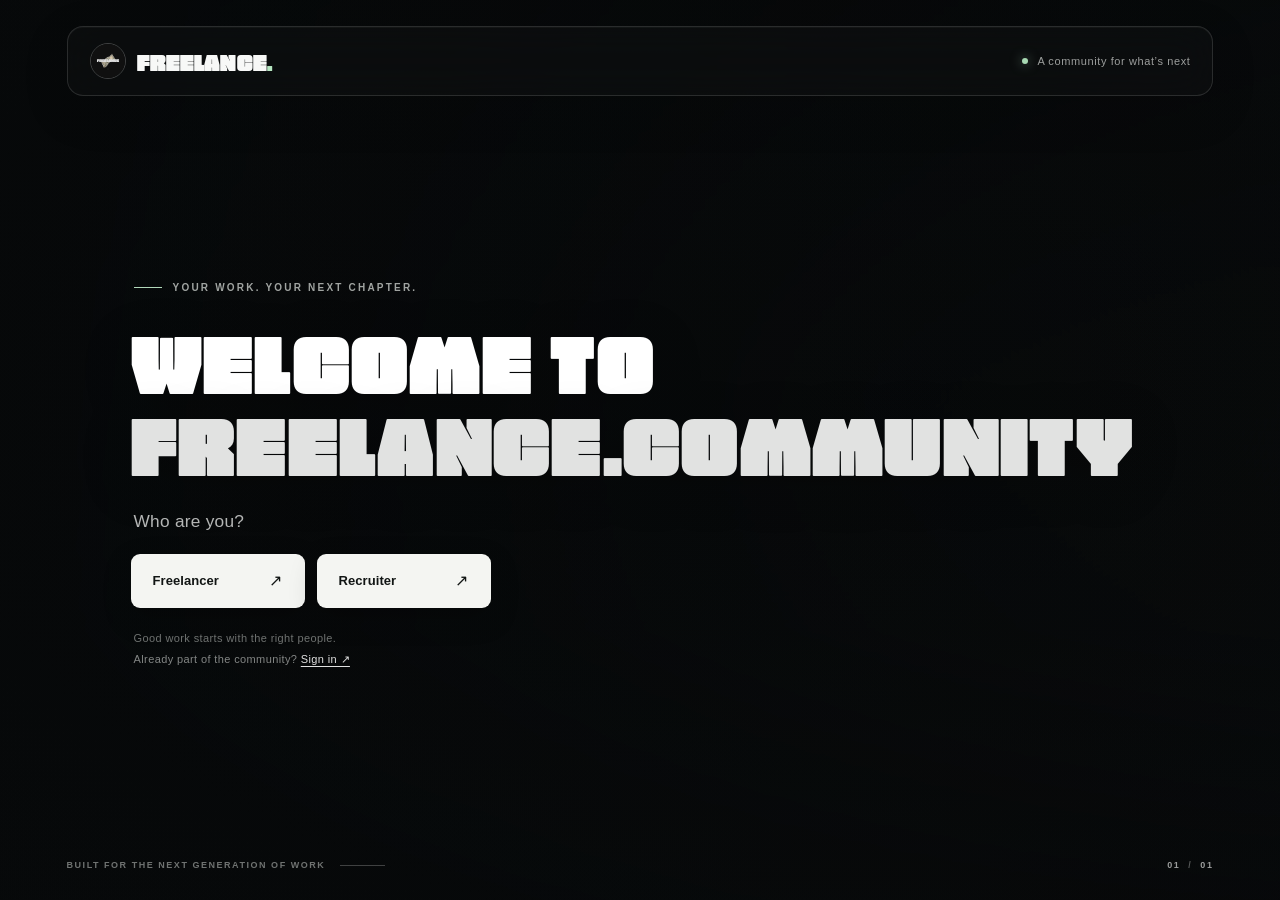
<file: index.html>
<!DOCTYPE html>
<html lang="en">
<head>
    <meta charset="UTF-8">
    <meta name="viewport" content="width=device-width, initial-scale=1.0">
    <meta name="theme-color" content="#080a0b">
    <meta name="description" content="A community where students and early-career talent find their next freelance opportunity.">
    <title>freelance.community — Find your next beginning</title>
    <link rel="icon" type="image/png" href="images/freelancefavicon.png">
    <link rel="stylesheet" href="style.css">
</head>
<body>
    <video class="background-video" autoplay muted loop playsinline aria-hidden="true">
        <source src="video/login bg.mp4" type="video/mp4">
    </video>
    <div class="scene-shade" aria-hidden="true"></div>

    <div class="page-content">
        <header class="site-header">
            <a class="brand" href="index.html" aria-label="freelance.community home">
                <img src="images/freelancefavicon.png" alt="" class="logo">
                <span class="brand-name">freelance<span class="brand-dot">.</span></span>
            </a>
            <span class="header-note"><span class="status-dot"></span> A community for what’s next</span>
        </header>

        <main>
            <section class="hero" aria-labelledby="welcome-title">
                <p class="eyebrow"><span></span> YOUR WORK. YOUR NEXT CHAPTER.</p>
                <h1 id="welcome-title">Welcome to<br><span>freelance.community</span></h1>
                <p class="question">Who are you?</p>
                <nav class="role-actions" aria-label="Choose your role">
                    <a class="role-button role-primary" href="registration_freelancer.html">Freelancer <span aria-hidden="true">↗</span></a>
                    <a class="role-button role-primary" href="registration_recruter.html">Recruiter <span aria-hidden="true">↗</span></a>
                </nav>
                <p class="hero-note">Good work starts with the right people.</p>
                <p class="hero-note sign-in-note">Already part of the community? <a href="login.html">Sign in ↗</a></p>
            </section>
            <div class="bottom-line" aria-hidden="true">
                <span>BUILT FOR THE NEXT GENERATION OF WORK</span>
                <span class="line-mark"></span>
                <span>01 <i>/</i> 01</span>
            </div>
        </main>
    </div>
</body>
</html>
</file>
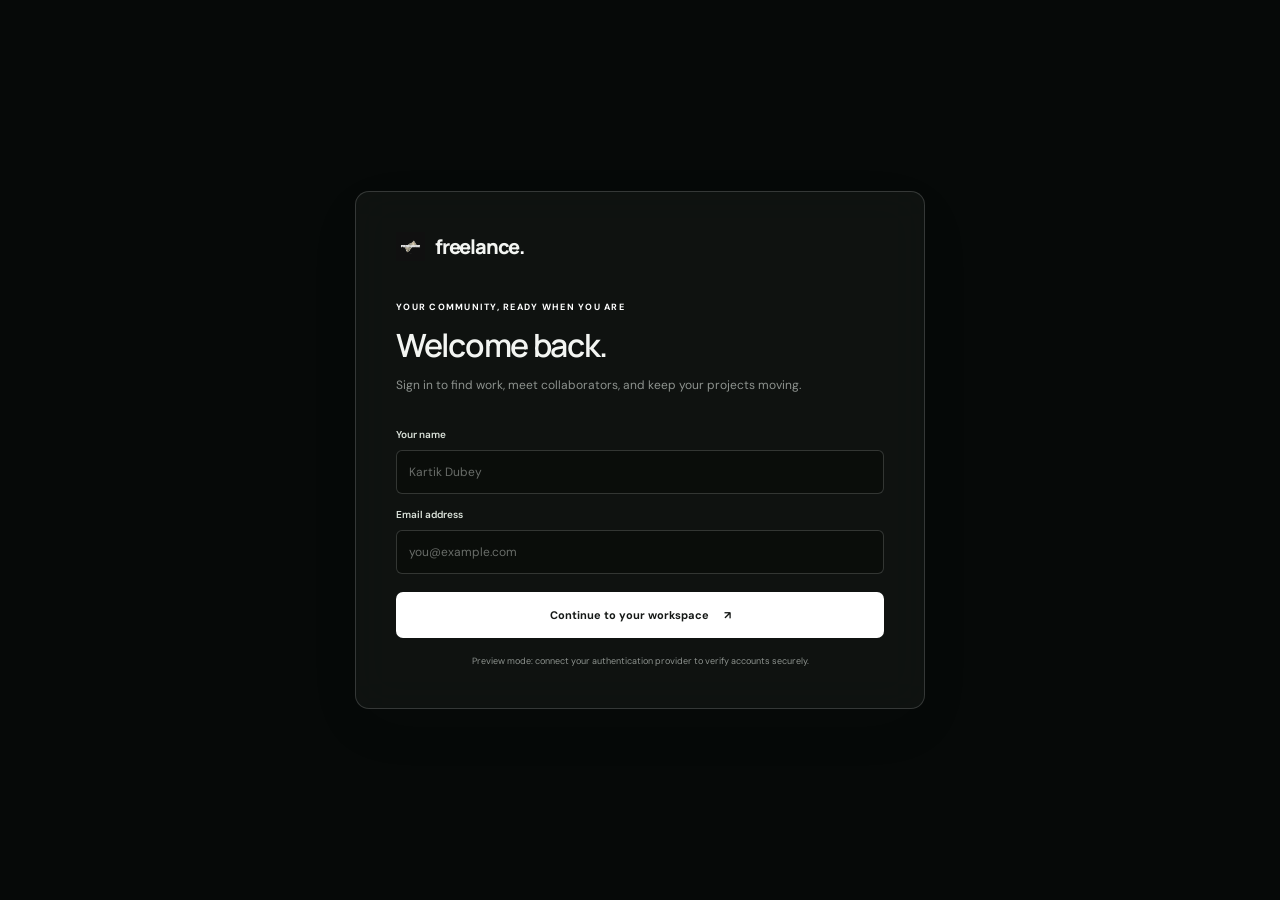
<file: home.html>
<!doctype html>
<html lang="en">
<head>
  <meta charset="utf-8"><meta name="viewport" content="width=device-width, initial-scale=1">
  <meta name="theme-color" content="#f6f7f3"><meta name="description" content="Your freelance.community workspace.">
  <title>Home — freelance.community</title><link rel="icon" href="images/freelancefavicon.png"><link rel="stylesheet" href="home.css">
</head>
<body class="workspace">
  <video class="workspace-video" autoplay muted loop playsinline aria-hidden="true"><source src="video/login bg.mp4" type="video/mp4"></video>
  <div class="workspace-shade" aria-hidden="true"></div>
  <header class="topbar"><a class="brand" href="home.html"><img src="images/freelancefavicon.png" alt=""><span>freelance<span class="brand-dot">.</span></span></a>
    <nav class="main-nav" aria-label="Main navigation"><a class="active" href="#home">Home</a><a href="#opportunities">Opportunities</a><a href="#freelancers">Freelancers</a><a href="#community">Community</a><a id="applicants-nav" href="#applications" hidden>Applicants</a><a href="#messages" data-toast="Messages are coming soon.">Messages</a></nav>
    <div class="nav-actions"><button class="button button-primary post-open">＋ <span>Post Opportunity</span></button><button class="profile-link" id="profile-open" aria-label="Your profile"><span class="avatar avatar-me">FC</span><span class="profile-name" id="nav-name">Profile</span></button><button class="logout" id="logout">Log out</button><button class="menu-toggle" aria-label="Open menu">☰</button></div>
  </header>
  <main id="home" class="page-wrap">
    <section class="welcome"><div><p class="eyebrow"><span class="live-dot"></span> YOUR WORKSPACE</p><h1>Welcome back, <span id="welcome-name">there</span> <span class="wave">👋</span></h1><p>Find your next opportunity, discover talented people,<br class="desktop-only"> and grow your freelance network.</p></div>
      <div class="welcome-art" aria-hidden="true"><span class="art-sun"></span><span class="art-line"></span><span class="art-star">✳</span><span class="art-tag">MAKE<br>GOOD<br>THINGS.</span></div></section>
    <section class="search-panel"><form id="search-form"><span class="search-icon">⌕</span><input id="global-search" type="search" placeholder="Search opportunities, freelancers, skills..." aria-label="Search opportunities, freelancers, skills"><button class="button button-dark">Search <span>→</span></button></form>
      <div class="quick-actions"><span>QUICK LINKS</span><a href="#opportunities">Find work <b>↗</b></a><a href="#freelancers">Find freelancers <b>↗</b></a><button class="quick-post post-open">＋ Post opportunity</button></div></section>
    <section id="applications" class="section-block" hidden><div class="section-head"><div><p class="eyebrow">YOUR OPEN ROLES</p><h2>Applicants <span class="count-pill" id="application-count">00</span></h2></div></div><div id="application-list" class="people-grid"></div></section>
    <section id="opportunities" class="section-block"><div class="section-head"><div><p class="eyebrow">GOOD WORK IS OUT THERE</p><h2>Latest opportunities <span class="count-pill" id="opportunity-count">06</span></h2></div><a class="text-link" href="#opportunities">View all opportunities <span>↗</span></a></div>
      <div id="opportunity-list" class="opportunity-grid"></div></section>
    <section id="freelancers" class="section-block freelancer-section"><div class="section-head"><div><p class="eyebrow">MEET YOUR NEXT COLLABORATOR</p><h2>Find freelancers <span class="count-pill" id="freelancer-count">04</span></h2></div><a class="text-link" href="#freelancers">View all freelancers <span>↗</span></a></div>
      <div class="filter-bar"><label class="filter-search"><span>⌕</span><input id="freelancer-search" placeholder="Search skills..."></label><select aria-label="Category"><option value="">Category</option><option>Development</option><option>Design</option><option>Video</option><option>Writing</option></select><select aria-label="Experience"><option>Experience</option><option>Entry level</option><option>Mid level</option><option>Expert</option></select><select aria-label="Availability"><option>Availability</option><option>Available now</option></select><button id="filter-reset">Reset filters</button></div>
      <div id="freelancer-list" class="people-grid"></div></section>
    <section id="recruiters" class="section-block"><div class="section-head"><div><p class="eyebrow">PEOPLE BUILDING GREAT TEAMS</p><h2>Meet recruiters <span class="count-pill" id="recruiter-count">00</span></h2></div></div><div id="recruiter-list" class="people-grid recruiter-grid"></div></section>
    <section id="community" class="section-block community-section"><div class="section-head"><div><p class="eyebrow">GOOD THINGS HAPPEN TOGETHER</p><h2>From the community</h2></div><button class="button button-primary" id="community-post-open" hidden>＋ Create a post</button></div>
      <div id="community-list" class="community-grid"></div></section>
    <footer class="footer"><a class="brand" href="home.html"><img src="images/freelancefavicon.png" alt=""><span>freelance<span class="brand-dot">.</span></span></a><span>Make good work with good people.</span><span>© 2026 freelance.community</span></footer>
  </main>
  <dialog id="post-dialog" class="post-dialog"><form id="post-form" method="dialog"><button type="button" class="dialog-close" aria-label="Close">×</button><p class="eyebrow">BRING YOUR NEXT PROJECT TO LIFE</p><h2>Post an opportunity</h2>
    <label>Opportunity title<input name="title" placeholder="e.g. Brand designer for a launch" required></label><div class="form-row"><label>Category<select name="category" required><option value="">Select category</option><option>Design</option><option>Development</option><option>Video & content</option><option>Writing</option><option>Marketing</option></select></label><label>Budget<input name="budget" placeholder="₹ 10,000 – 20,000" required></label></div>
    <label>Description<textarea name="description" rows="4" placeholder="Tell the community about the project..." required></textarea></label><label>Required skills<input name="skills" placeholder="Add skills separated by commas"></label><div class="form-row"><label>Project type<select name="type"><option>Fixed</option><option>Hourly</option></select></label><label>Location<select name="location"><option>Remote</option><option>On-site</option><option>Hybrid</option></select></label><label>Deadline<input name="deadline" type="date"></label></div>
    <button class="button button-primary full" type="submit">Publish opportunity <span>↗</span></button></form></dialog>
  <dialog id="community-post-dialog" class="post-dialog"><form id="community-post-form"><button type="button" class="dialog-close" aria-label="Close">×</button><p class="eyebrow">SHARE WITH THE COMMUNITY</p><h2>Create a post</h2><label for="community-post-copy">Your post<textarea id="community-post-copy" name="copy" rows="5" maxlength="700" placeholder="Share an update, idea, or work in progress..." required></textarea></label><label for="community-post-image">Add an image (optional)</label><input id="community-post-image" name="image" type="file" accept="image/*"><button class="button button-primary full" type="submit">Publish post <span>↗</span></button></form></dialog>
  <dialog id="profile-dialog" class="post-dialog profile-dialog"><section><button type="button" class="dialog-close" aria-label="Close">×</button><p class="eyebrow">YOUR COMMUNITY PROFILE</p><div class="profile-hero"><span class="avatar profile-avatar" id="profile-avatar">FC</span><div><h2 id="profile-title">Your profile</h2><p id="profile-role"></p></div></div><form id="profile-edit-form" class="profile-edit-form"><label for="profile-name">Your name</label><input id="profile-name" type="text" maxlength="80" required><label for="profile-email">Email address</label><input id="profile-email" type="email" maxlength="160" required><label for="profile-headline">Professional title</label><input id="profile-headline" type="text" maxlength="100" placeholder="e.g. Product designer"><label for="profile-photo">Profile photo</label><input id="profile-photo" type="file" accept="image/*"><label for="profile-bio">About you</label><textarea id="profile-bio" rows="3" maxlength="400" placeholder="Write a short introduction..."></textarea><label for="profile-skills">Skills (comma separated)</label><input id="profile-skills" type="text" placeholder="Design, Figma, Research"><label for="profile-experience">Experience</label><textarea id="profile-experience" rows="2" maxlength="500" placeholder="Describe your experience"></textarea><label for="profile-projects">Completed projects</label><input id="profile-projects" type="text" maxlength="80" placeholder="e.g. 12 projects"><label for="profile-rate">Rate</label><input id="profile-rate" type="text" maxlength="80" placeholder="e.g. ₹1,000/hr"><label for="profile-availability">Availability</label><input id="profile-availability" type="text" maxlength="80" placeholder="Available for projects"><label for="profile-portfolio">Portfolio name</label><input id="profile-portfolio" type="text" maxlength="100" placeholder="e.g. Selected work"><label for="profile-portfolio-url">Portfolio link</label><input id="profile-portfolio-url" type="url" maxlength="300" placeholder="https://"><label for="profile-cv">Upload CV (PDF, up to 3 MB)</label><input id="profile-cv" type="file" accept="application/pdf,.pdf"><button class="button button-primary full" type="submit">Save profile</button></form><div class="profile-details" id="profile-details"></div><button class="button button-outline full" id="profile-close">Close profile</button></section></dialog>
  <dialog id="public-profile-dialog" class="post-dialog"><section><button type="button" class="dialog-close" aria-label="Close">×</button><p class="eyebrow">FREELANCER PROFILE</p><div id="public-profile-content"></div><button class="button button-outline full" type="button" data-public-profile-close>Close profile</button></section></dialog>
  <dialog id="contact-dialog" class="post-dialog"><section><button type="button" class="dialog-close" aria-label="Close">×</button><p class="eyebrow">FREELANCER CONTACT</p><h2 id="contact-name">Contact freelancer</h2><div class="profile-details" id="contact-details"></div><button class="button button-primary full" id="contact-email-link" type="button">Email freelancer ↗</button></section></dialog>
  <dialog id="application-dialog" class="post-dialog"><form id="application-form"><button type="button" class="dialog-close" aria-label="Close">×</button><p class="eyebrow">SEND YOUR APPLICATION</p><h2 id="application-job-title">Apply to this opportunity</h2><p id="application-job-company" class="muted"></p><label for="application-note">Short introduction</label><textarea id="application-note" name="note" rows="4" maxlength="600" placeholder="Tell the recruiter why you’re a good fit (optional)"></textarea><p id="application-cv-note" class="muted"></p><button class="button button-primary full" type="submit">Send application <span>↗</span></button></form></dialog>
  <div id="toast" class="toast" role="status" aria-live="polite"></div>
  <script src="auth.js"></script><script src="home.js"></script>
</body></html>
</file>
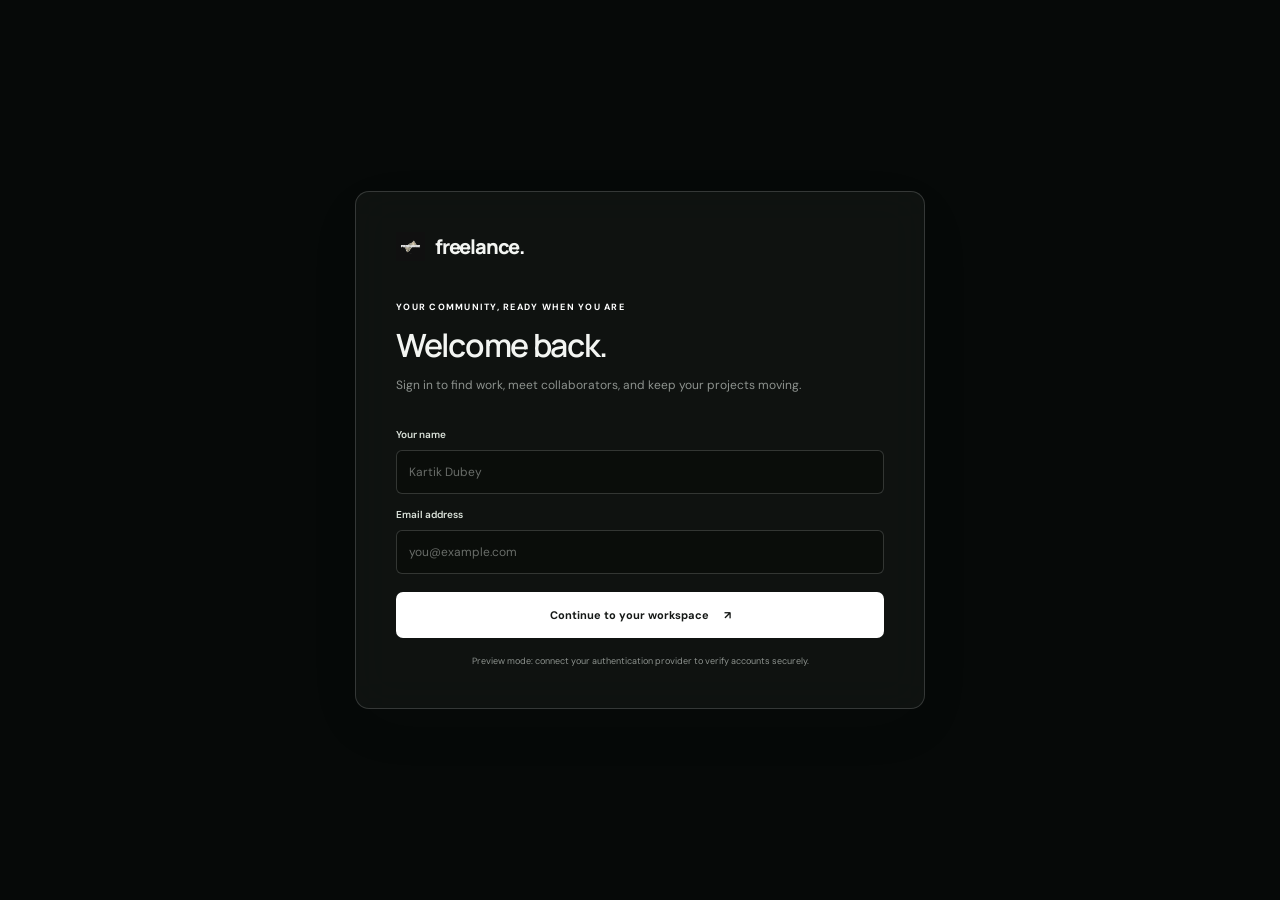
<file: login.html>
<!doctype html>
<html lang="en">
<head>
  <meta charset="utf-8"><meta name="viewport" content="width=device-width, initial-scale=1">
  <meta name="theme-color" content="#f6f7f3"><title>Sign in — freelance.community</title>
  <link rel="icon" href="images/freelancefavicon.png"><link rel="stylesheet" href="home.css">
</head>
<body class="auth-page">
  <video class="auth-video" autoplay muted loop playsinline aria-hidden="true"><source src="video/login bg.mp4" type="video/mp4"></video>
  <div class="auth-shade" aria-hidden="true"></div>
  <main class="auth-card">
    <a class="brand" href="index.html"><img src="images/freelancefavicon.png" alt=""><span>freelance<span class="brand-dot">.</span></span></a>
    <p class="eyebrow">YOUR COMMUNITY, READY WHEN YOU ARE</p><h1>Welcome back.</h1>
    <p class="muted">Sign in to find work, meet collaborators, and keep your projects moving.</p>
    <form id="signin-form"><label for="signin-name">Your name</label><input id="signin-name" name="name" autocomplete="name" placeholder="Kartik Dubey" required>
      <label for="signin-email">Email address</label><input id="signin-email" name="email" type="email" autocomplete="email" placeholder="you@example.com" required>
      <button class="button button-primary full" type="submit">Continue to your workspace <span>↗</span></button>
      <p class="auth-note">Preview mode: connect your authentication provider to verify accounts securely.</p>
    </form>
  </main>
  <script src="auth.js"></script>
</body></html>
</file>
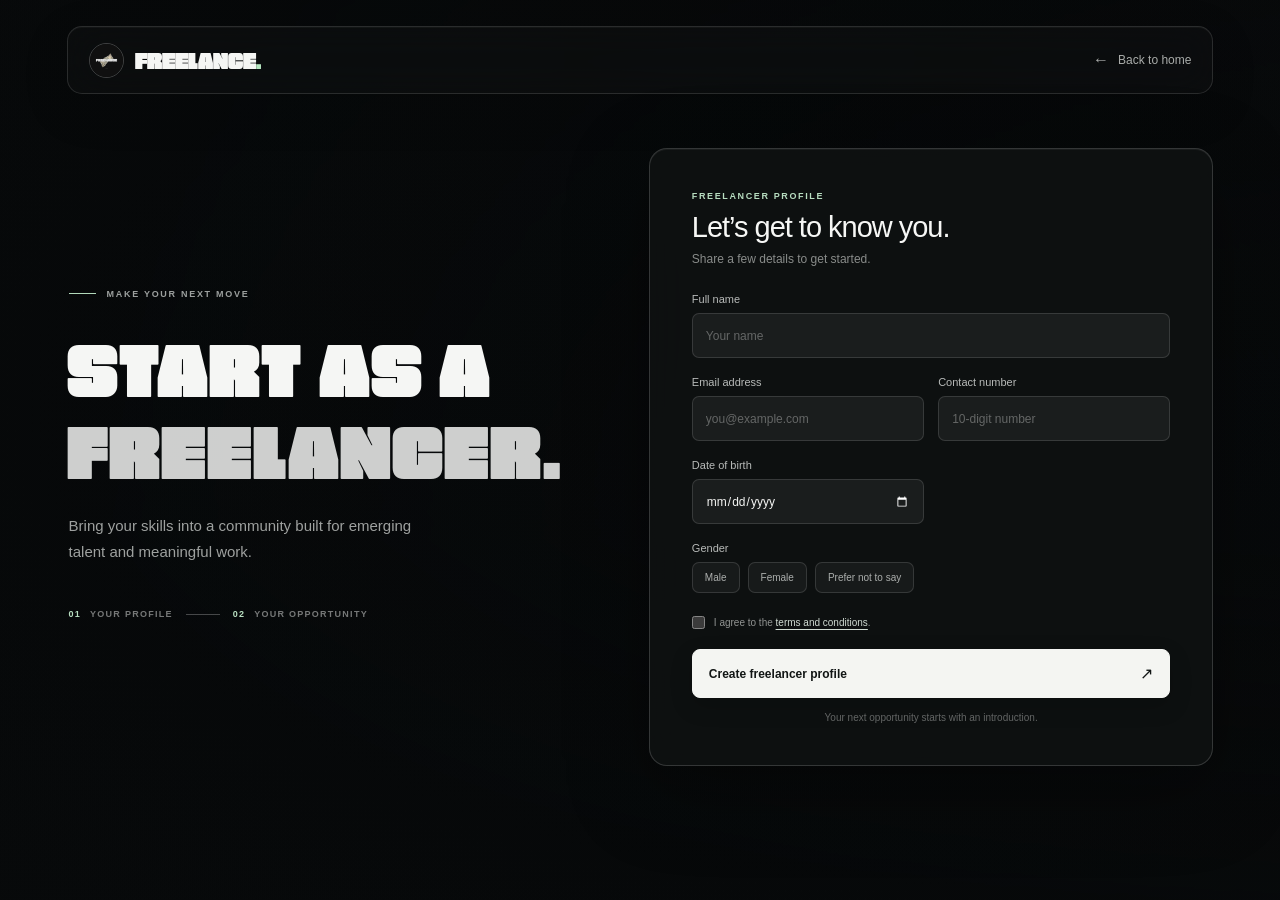
<file: registration_freelancer.html>
<!DOCTYPE html>
<html lang="en">
<head>
    <meta charset="UTF-8">
    <meta name="viewport" content="width=device-width, initial-scale=1.0">
    <meta name="theme-color" content="#080a0b">
    <title>Freelancer registration — freelance.community</title>
    <link rel="icon" type="image/png" href="images/freelancefavicon.png">
    <link rel="stylesheet" href="registration.css">
</head>
<body>
    <video class="background-video" autoplay muted loop playsinline aria-hidden="true">
        <source src="video/login bg.mp4" type="video/mp4">
    </video>
    <div class="scene-shade" aria-hidden="true"></div>

    <div class="page-shell">
        <header class="site-header">
            <a class="brand" href="index.html" aria-label="freelance.community home">
                <img src="images/freelancefavicon.png" alt="" class="logo">
                <span class="brand-name">freelance<span class="brand-dot">.</span></span>
            </a>
            <a class="back-link" href="index.html"><span aria-hidden="true">←</span> Back to home</a>
        </header>

        <main class="registration-layout">
            <section class="intro">
                <p class="eyebrow"><span></span> MAKE YOUR NEXT MOVE</p>
                <h1>Start as a<br><span>freelancer.</span></h1>
                <p class="intro-copy">Bring your skills into a community built for emerging talent and meaningful work.</p>
                <p class="step-note"><span>01</span> YOUR PROFILE <i></i> <span>02</span> YOUR OPPORTUNITY</p>
            </section>

            <section class="form-card" aria-labelledby="form-title">
                <div class="form-heading">
                    <p class="form-kicker">FREELANCER PROFILE</p>
                    <h2 id="form-title">Let’s get to know you.</h2>
                    <p>Share a few details to get started.</p>
                </div>
                <form action="index.php" method="post">
                    <div class="field-grid">
                        <div class="field field-wide">
                            <label for="username">Full name</label>
                            <input type="text" id="username" name="name" placeholder="Your name" autocomplete="name" required>
                        </div>
                        <div class="field">
                            <label for="email">Email address</label>
                            <input type="email" id="email" name="email" placeholder="you@example.com" autocomplete="email" required>
                        </div>
                        <div class="field">
                            <label for="phone">Contact number</label>
                            <input type="tel" id="phone" name="phone" placeholder="10-digit number" autocomplete="tel" inputmode="numeric" pattern="[0-9]{10}" required>
                        </div>
                        <div class="field">
                            <label for="dob">Date of birth</label>
                            <input type="date" id="dob" name="date_of_birth" autocomplete="bday" required>
                        </div>
                        <fieldset class="field gender-field">
                            <legend>Gender</legend>
                            <div class="choice-row">
                                <label class="choice"><input type="radio" name="gender" value="male" required><span>Male</span></label>
                                <label class="choice"><input type="radio" name="gender" value="female"><span>Female</span></label>
                                <label class="choice"><input type="radio" name="gender" value="prefer_not_to_say"><span>Prefer not to say</span></label>
                            </div>
                        </fieldset>
                    </div>
                    <label class="terms-check"><input type="checkbox" id="verificationTnC" name="terms" required><span>I agree to the <a href="terms and conditions.html" target="_blank" rel="noopener">terms and conditions</a>.</span></label>
                    <button type="submit" class="submit-btn">Create freelancer profile <span aria-hidden="true">↗</span></button>
                    <p class="form-footnote">Your next opportunity starts with an introduction.</p>
                </form>
            </section>
        </main>
    </div>
<script src="auth.js"></script>
</body>
</html>
</file>
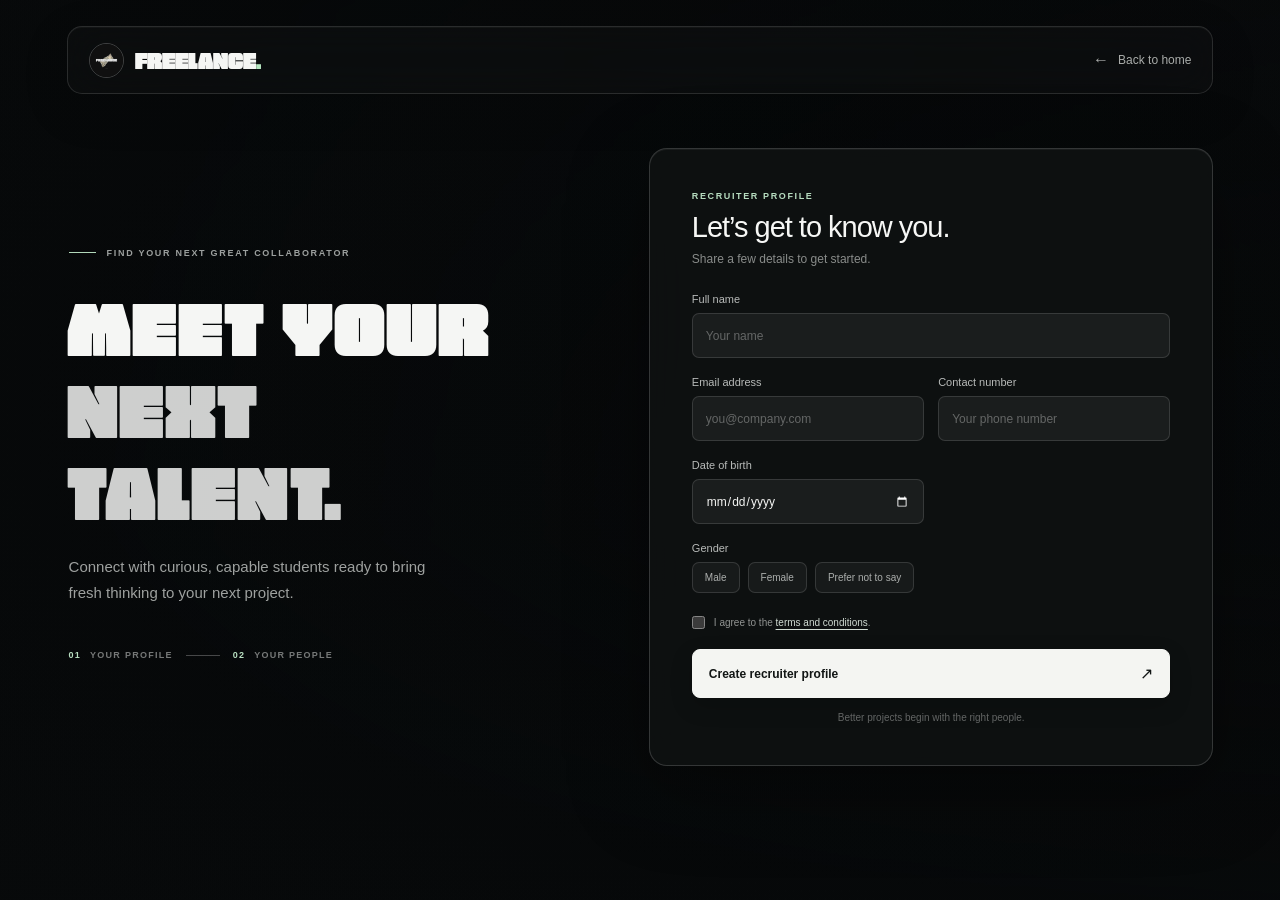
<file: registration_recruter.html>
<!DOCTYPE html>
<html lang="en">
<head>
    <meta charset="UTF-8">
    <meta name="viewport" content="width=device-width, initial-scale=1.0">
    <meta name="theme-color" content="#080a0b">
    <title>Recruiter registration — freelance.community</title>
    <link rel="icon" type="image/png" href="images/freelancefavicon.png">
    <link rel="stylesheet" href="registration.css">
</head>
<body>
    <video class="background-video" autoplay muted loop playsinline aria-hidden="true">
        <source src="video/login bg.mp4" type="video/mp4">
    </video>
    <div class="scene-shade" aria-hidden="true"></div>

    <div class="page-shell">
        <header class="site-header">
            <a class="brand" href="index.html" aria-label="freelance.community home">
                <img src="images/freelancefavicon.png" alt="" class="logo">
                <span class="brand-name">freelance<span class="brand-dot">.</span></span>
            </a>
            <a class="back-link" href="index.html"><span aria-hidden="true">←</span> Back to home</a>
        </header>

        <main class="registration-layout">
            <section class="intro">
                <p class="eyebrow"><span></span> FIND YOUR NEXT GREAT COLLABORATOR</p>
                <h1>Meet your<br><span>next talent.</span></h1>
                <p class="intro-copy">Connect with curious, capable students ready to bring fresh thinking to your next project.</p>
                <p class="step-note"><span>01</span> YOUR PROFILE <i></i> <span>02</span> YOUR PEOPLE</p>
            </section>

            <section class="form-card" aria-labelledby="form-title">
                <div class="form-heading">
                    <p class="form-kicker">RECRUITER PROFILE</p>
                    <h2 id="form-title">Let’s get to know you.</h2>
                    <p>Share a few details to get started.</p>
                </div>
                <form>
                    <div class="field-grid">
                        <div class="field field-wide">
                            <label for="recruiter-name">Full name</label>
                            <input type="text" id="recruiter-name" name="name" placeholder="Your name" autocomplete="name" required>
                        </div>
                        <div class="field">
                            <label for="recruiter-email">Email address</label>
                            <input type="email" id="recruiter-email" name="email" placeholder="you@company.com" autocomplete="email" required>
                        </div>
                        <div class="field">
                            <label for="recruiter-phone">Contact number</label>
                            <input type="tel" id="recruiter-phone" name="phone" placeholder="Your phone number" autocomplete="tel" required>
                        </div>
                        <div class="field">
                            <label for="recruiter-dob">Date of birth</label>
                            <input type="date" id="recruiter-dob" name="date_of_birth" autocomplete="bday" required>
                        </div>
                        <fieldset class="field gender-field">
                            <legend>Gender</legend>
                            <div class="choice-row">
                                <label class="choice"><input type="radio" name="gender" value="male" required><span>Male</span></label>
                                <label class="choice"><input type="radio" name="gender" value="female"><span>Female</span></label>
                                <label class="choice"><input type="radio" name="gender" value="prefer_not_to_say"><span>Prefer not to say</span></label>
                            </div>
                        </fieldset>
                    </div>
                    <label class="terms-check"><input type="checkbox" id="verificationTnC" name="terms" required><span>I agree to the <a href="terms and conditions.html" target="_blank" rel="noopener">terms and conditions</a>.</span></label>
                    <button type="submit" class="submit-btn">Create recruiter profile <span aria-hidden="true">↗</span></button>
                    <p class="form-footnote">Better projects begin with the right people.</p>
                </form>
            </section>
        </main>
    </div>
<script src="auth.js"></script>
</body>
</html>
</file>
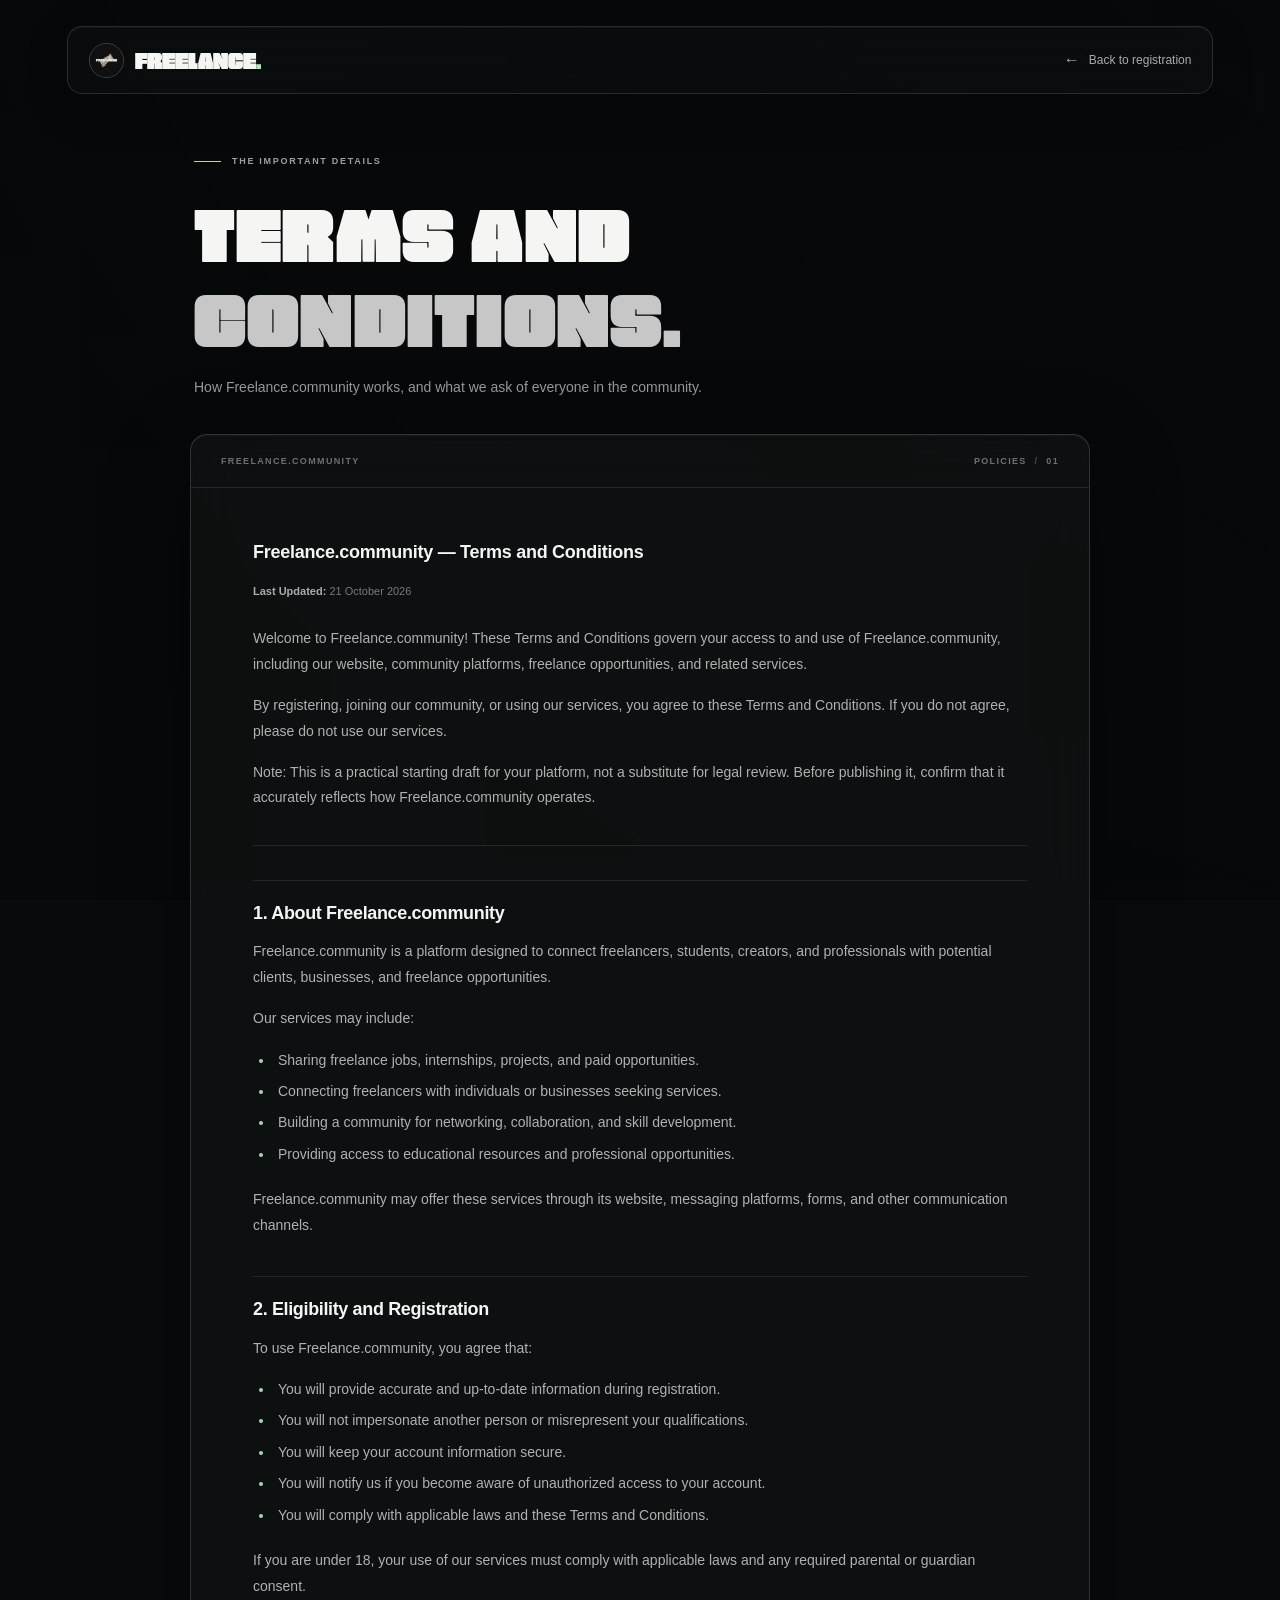
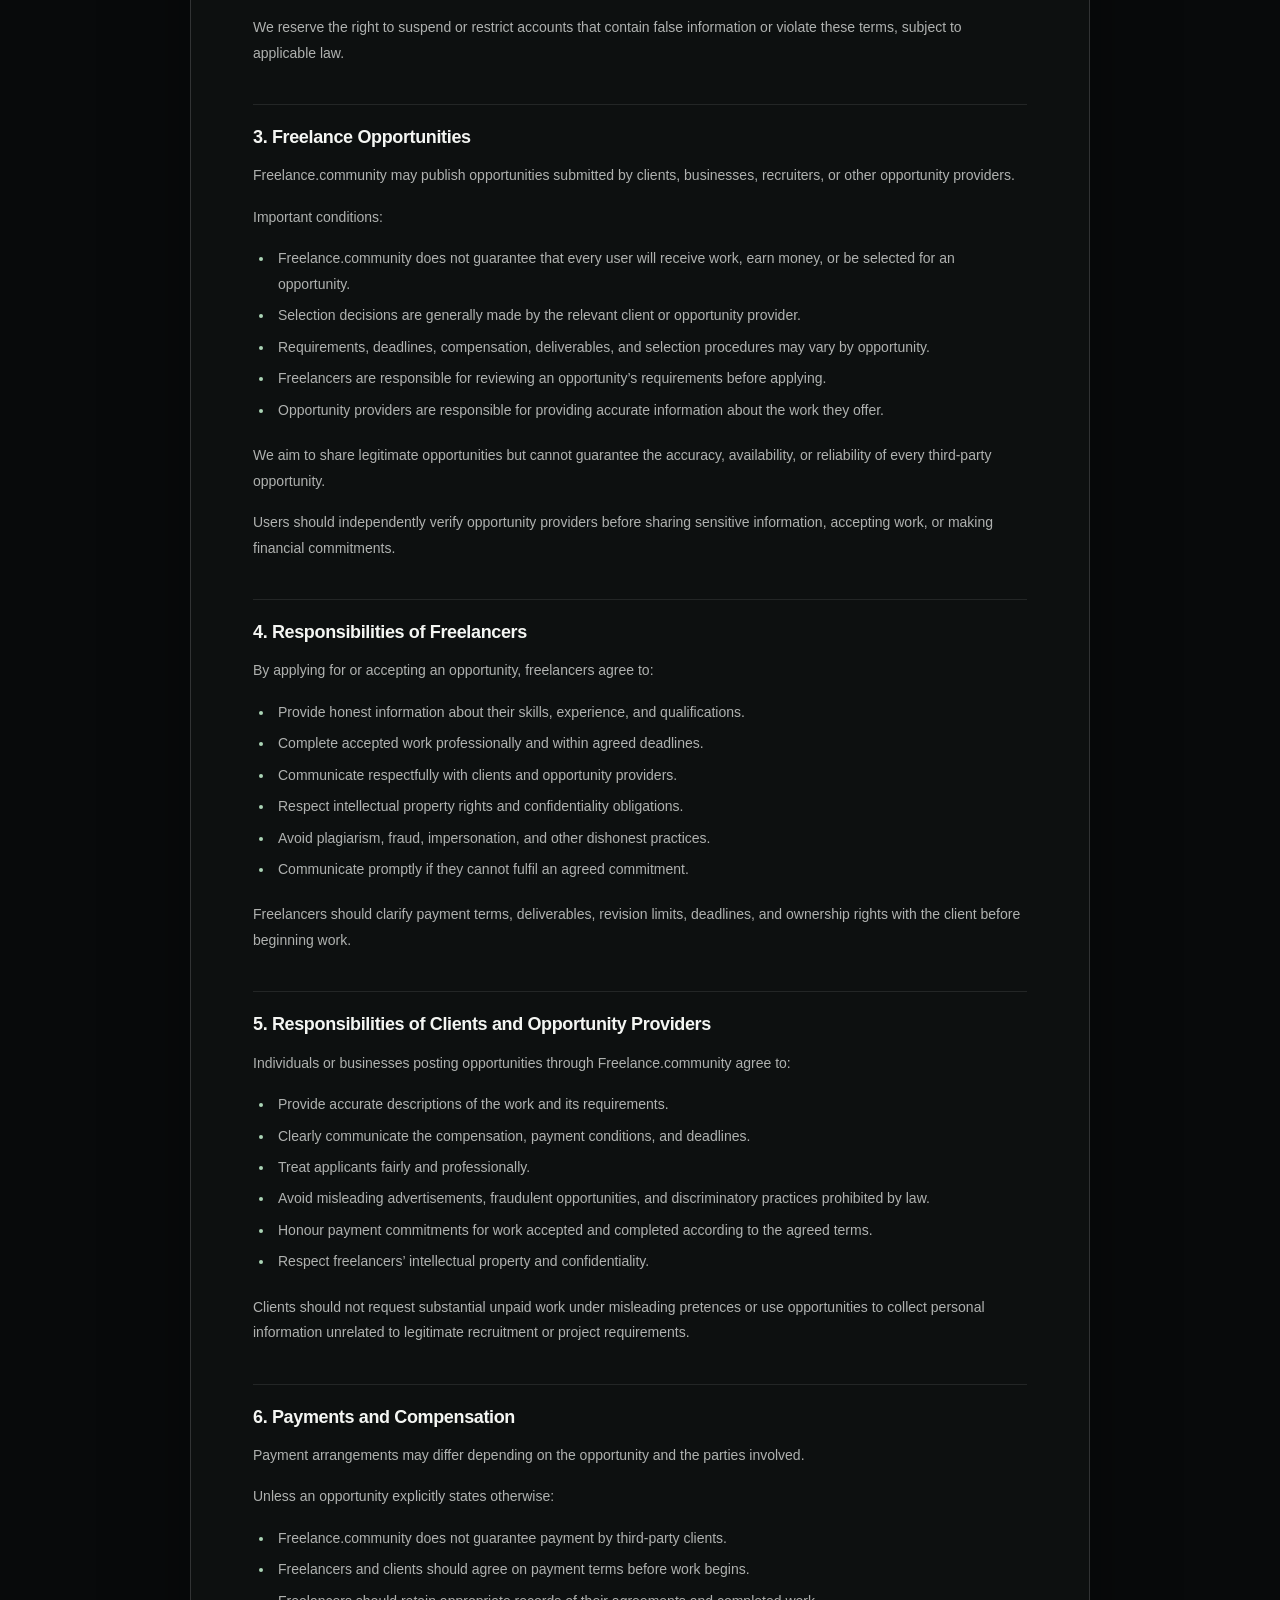
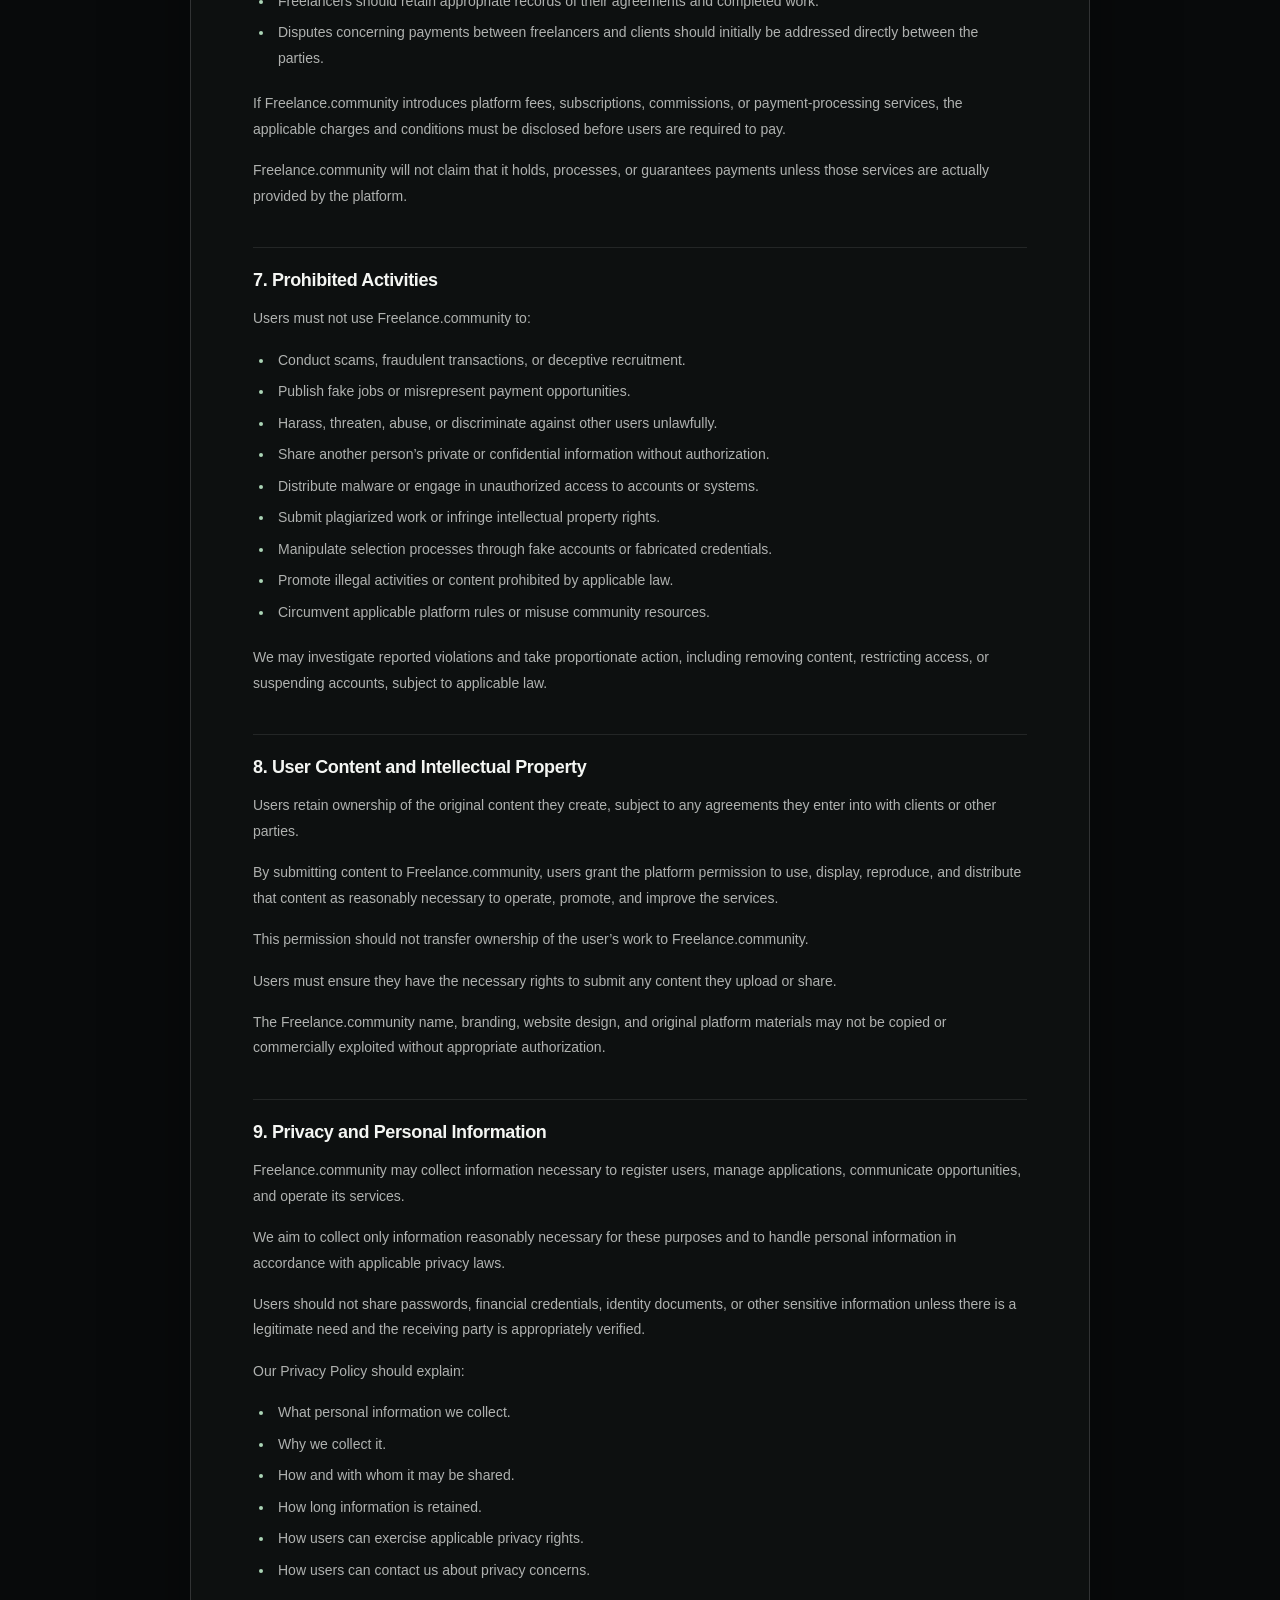
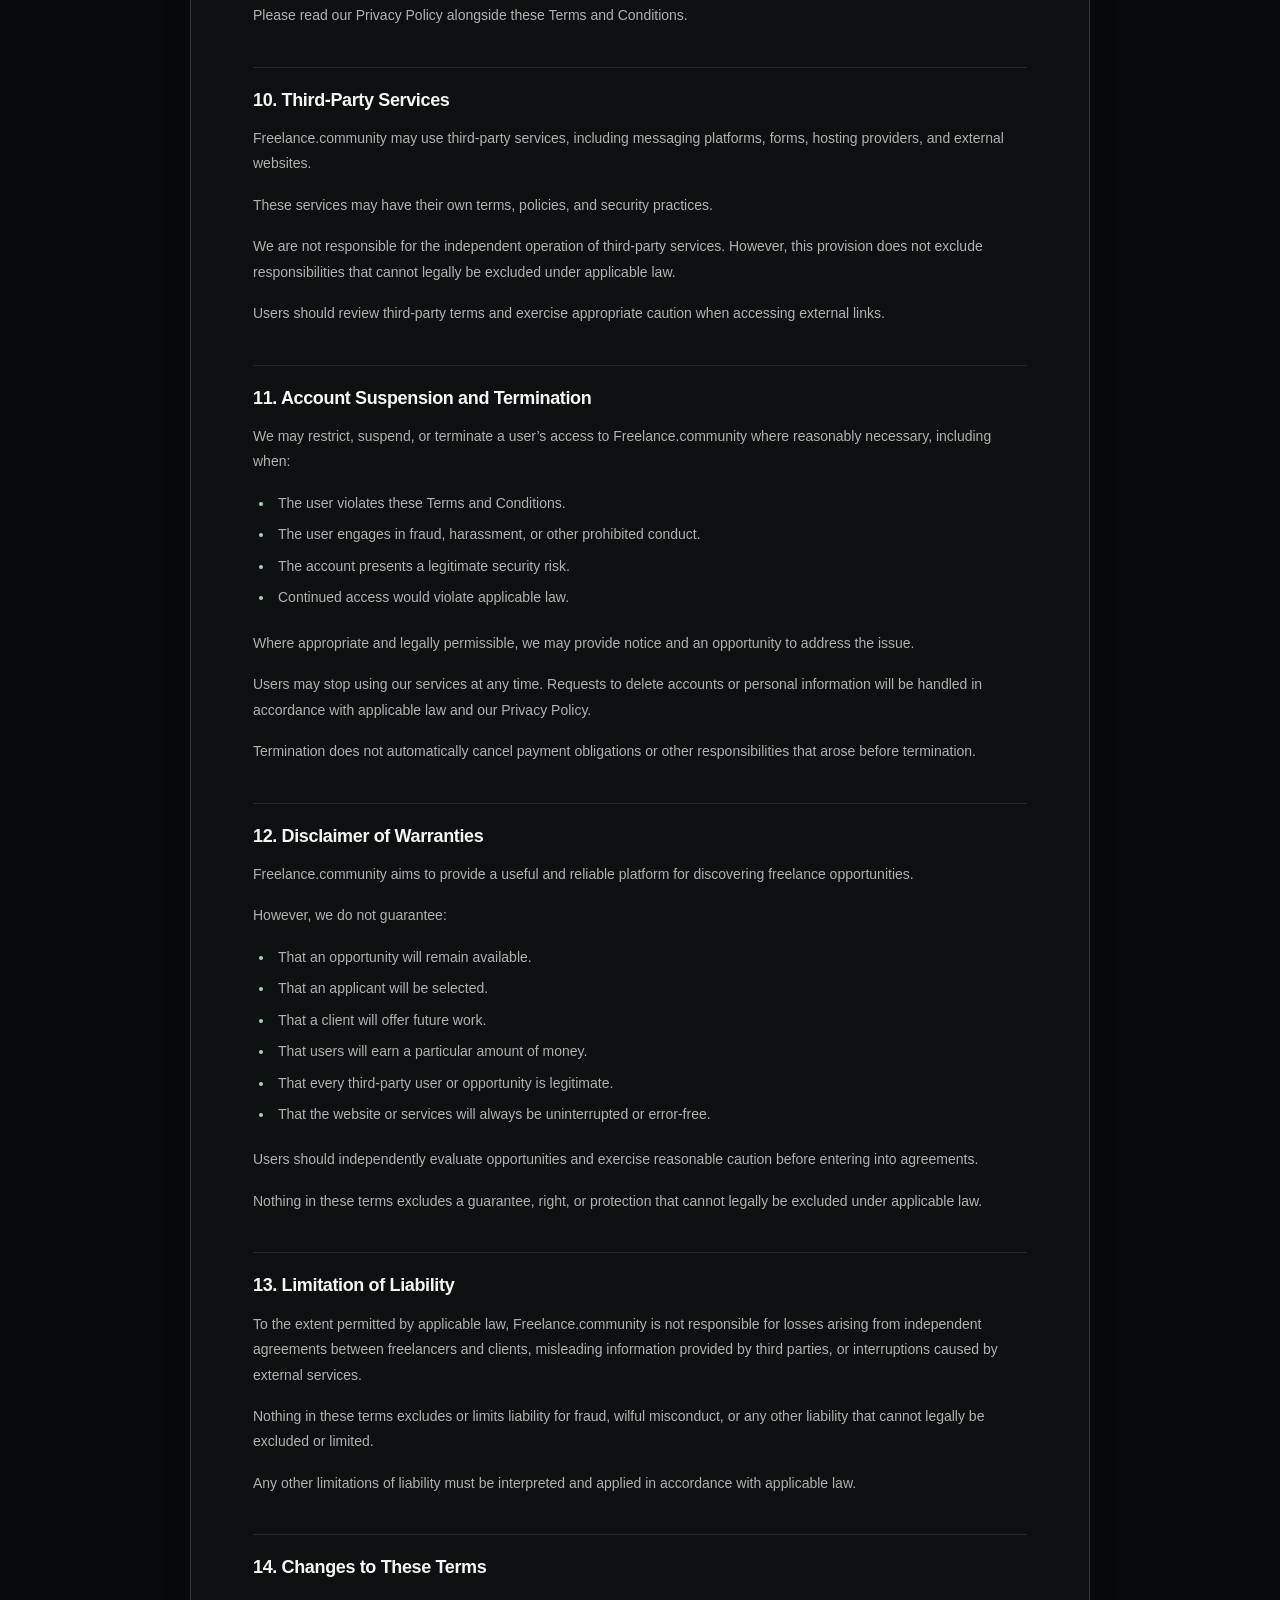
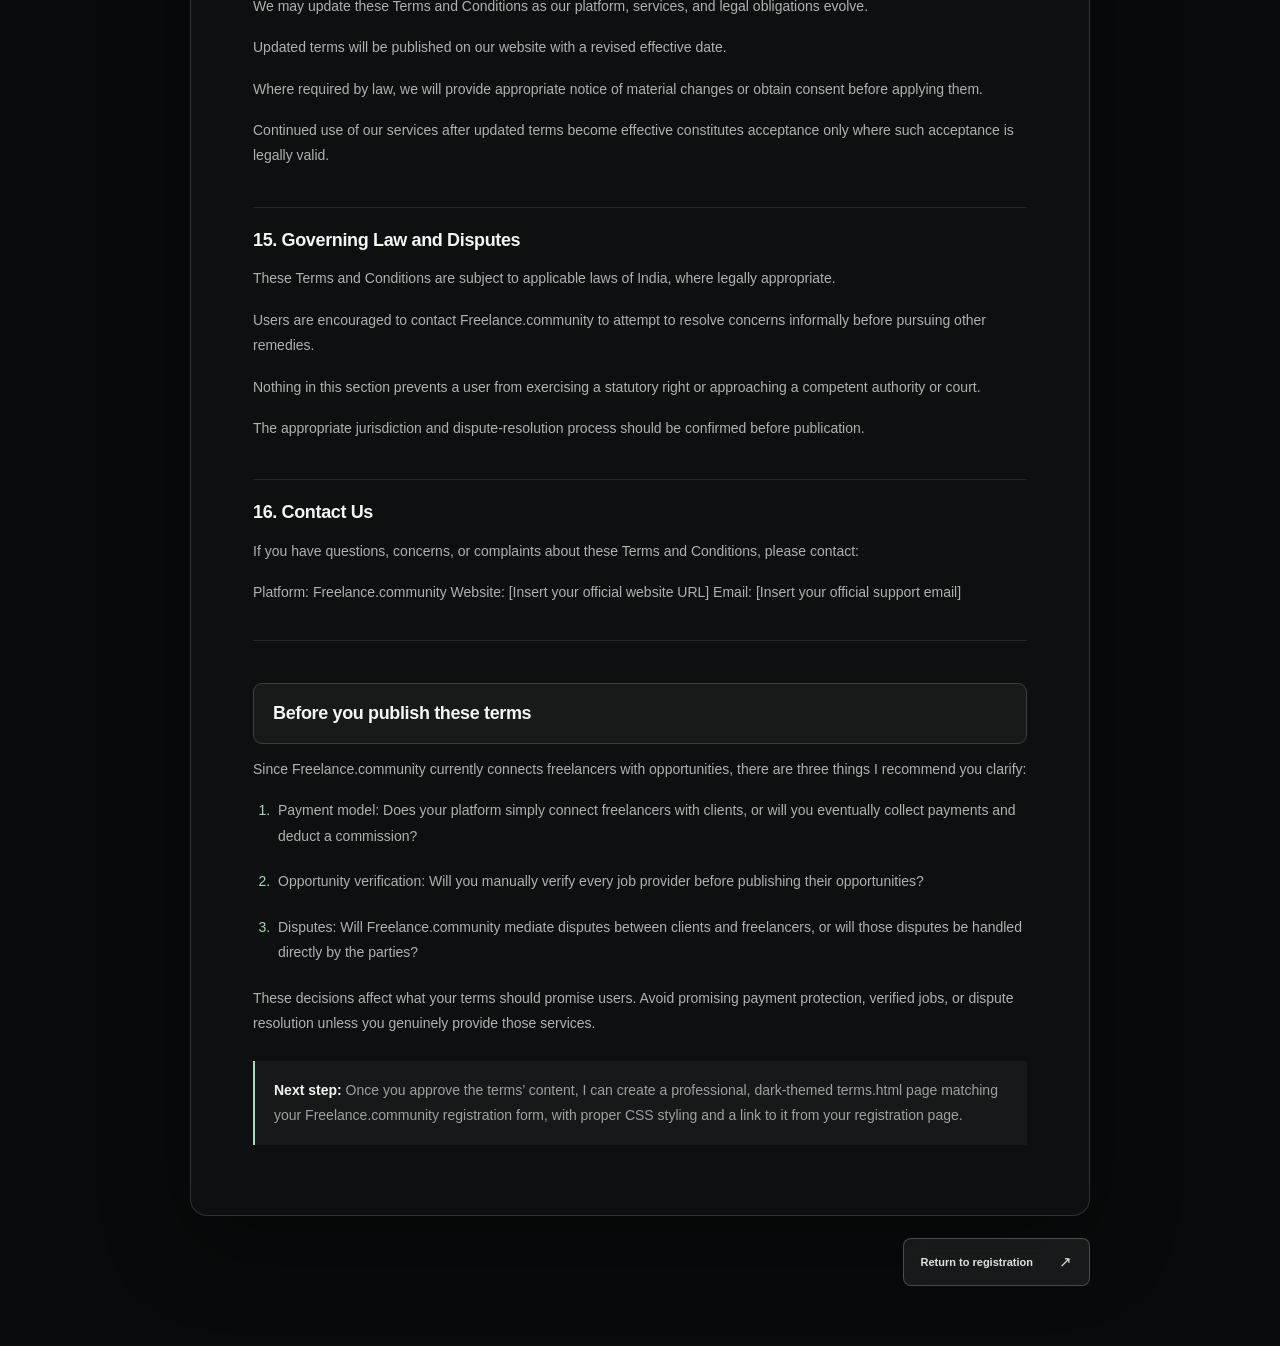
<file: terms and conditions.html>
<!DOCTYPE html>
<html lang="en">
<head>
    <meta charset="UTF-8">
    <meta name="viewport" content="width=device-width, initial-scale=1.0">
    <meta name="theme-color" content="#080a0b">
    <title>Terms and Conditions — freelance.community</title>
    <link rel="icon" type="image/png" href="images/freelancefavicon.png">
    <link rel="stylesheet" href="terms.css">
</head>
<body>
    <video class="background-video" autoplay muted loop playsinline aria-hidden="true">
        <source src="video/login bg.mp4" type="video/mp4">
    </video>
    <div class="scene-shade" aria-hidden="true"></div>
    <div class="page-shell">
        <header class="site-header">
            <a class="brand" href="index.html" aria-label="freelance.community home">
                <img src="images/freelancefavicon.png" alt="" class="logo">
                <span class="brand-name">freelance<span class="brand-dot">.</span></span>
            </a>
            <a class="back-link" href="registration_freelancer.html"><span aria-hidden="true">←</span> Back to registration</a>
        </header>
        <main>
            <section class="page-intro">
                <p class="eyebrow"><span></span> THE IMPORTANT DETAILS</p>
                <h1>Terms and<br><span>conditions.</span></h1>
                <p>How Freelance.community works, and what we ask of everyone in the community.</p>
            </section>
            <article class="document" aria-label="Terms and conditions">
                <div class="document-top"><span class="document-label">FREELANCE.COMMUNITY</span><span class="document-index">POLICIES <i>/</i> 01</span></div>
                <div class="document-content">
<p>Freelance.community — Terms and Conditions</p>
<p class="last-updated"><strong>Last Updated:</strong> 21 October 2026</p>
<p>Welcome to Freelance.community! These Terms and Conditions govern your access to and use of Freelance.community, including our website, community platforms, freelance opportunities, and related services.</p>
<p>By registering, joining our community, or using our services, you agree to these Terms and Conditions. If you do not agree, please do not use our services.</p>
<p>Note: This is a practical starting draft for your platform, not a substitute for legal review. Before publishing it, confirm that it accurately reflects how Freelance.community operates.</p>
<hr class="section-rule">
<h2>1. About Freelance.community</h2>
<p>Freelance.community is a platform designed to connect freelancers, students, creators, and professionals with potential clients, businesses, and freelance opportunities.</p>
<p>Our services may include:</p>
<ul>
<li>Sharing freelance jobs, internships, projects, and paid opportunities.</li>
<li>Connecting freelancers with individuals or businesses seeking services.</li>
<li>Building a community for networking, collaboration, and skill development.</li>
<li>Providing access to educational resources and professional opportunities.</li>
</ul>
<p>Freelance.community may offer these services through its website, messaging platforms, forms, and other communication channels.</p>
<h2>2. Eligibility and Registration</h2>
<p>To use Freelance.community, you agree that:</p>
<ul>
<li>You will provide accurate and up-to-date information during registration.</li>
<li>You will not impersonate another person or misrepresent your qualifications.</li>
<li>You will keep your account information secure.</li>
<li>You will notify us if you become aware of unauthorized access to your account.</li>
<li>You will comply with applicable laws and these Terms and Conditions.</li>
</ul>
<p>If you are under 18, your use of our services must comply with applicable laws and any required parental or guardian consent.</p>
<p>We reserve the right to suspend or restrict accounts that contain false information or violate these terms, subject to applicable law.</p>
<h2>3. Freelance Opportunities</h2>
<p>Freelance.community may publish opportunities submitted by clients, businesses, recruiters, or other opportunity providers.</p>
<p>Important conditions:</p>
<ul>
<li>Freelance.community does not guarantee that every user will receive work, earn money, or be selected for an opportunity.</li>
<li>Selection decisions are generally made by the relevant client or opportunity provider.</li>
<li>Requirements, deadlines, compensation, deliverables, and selection procedures may vary by opportunity.</li>
<li>Freelancers are responsible for reviewing an opportunity’s requirements before applying.</li>
<li>Opportunity providers are responsible for providing accurate information about the work they offer.</li>
</ul>
<p>We aim to share legitimate opportunities but cannot guarantee the accuracy, availability, or reliability of every third-party opportunity.</p>
<p>Users should independently verify opportunity providers before sharing sensitive information, accepting work, or making financial commitments.</p>
<h2>4. Responsibilities of Freelancers</h2>
<p>By applying for or accepting an opportunity, freelancers agree to:</p>
<ul>
<li>Provide honest information about their skills, experience, and qualifications.</li>
<li>Complete accepted work professionally and within agreed deadlines.</li>
<li>Communicate respectfully with clients and opportunity providers.</li>
<li>Respect intellectual property rights and confidentiality obligations.</li>
<li>Avoid plagiarism, fraud, impersonation, and other dishonest practices.</li>
<li>Communicate promptly if they cannot fulfil an agreed commitment.</li>
</ul>
<p>Freelancers should clarify payment terms, deliverables, revision limits, deadlines, and ownership rights with the client before beginning work.</p>
<h2>5. Responsibilities of Clients and Opportunity Providers</h2>
<p>Individuals or businesses posting opportunities through Freelance.community agree to:</p>
<ul>
<li>Provide accurate descriptions of the work and its requirements.</li>
<li>Clearly communicate the compensation, payment conditions, and deadlines.</li>
<li>Treat applicants fairly and professionally.</li>
<li>Avoid misleading advertisements, fraudulent opportunities, and discriminatory practices prohibited by law.</li>
<li>Honour payment commitments for work accepted and completed according to the agreed terms.</li>
<li>Respect freelancers’ intellectual property and confidentiality.</li>
</ul>
<p>Clients should not request substantial unpaid work under misleading pretences or use opportunities to collect personal information unrelated to legitimate recruitment or project requirements.</p>
<h2>6. Payments and Compensation</h2>
<p>Payment arrangements may differ depending on the opportunity and the parties involved.</p>
<p>Unless an opportunity explicitly states otherwise:</p>
<ul>
<li>Freelance.community does not guarantee payment by third-party clients.</li>
<li>Freelancers and clients should agree on payment terms before work begins.</li>
<li>Freelancers should retain appropriate records of their agreements and completed work.</li>
<li>Disputes concerning payments between freelancers and clients should initially be addressed directly between the parties.</li>
</ul>
<p>If Freelance.community introduces platform fees, subscriptions, commissions, or payment-processing services, the applicable charges and conditions must be disclosed before users are required to pay.</p>
<p>Freelance.community will not claim that it holds, processes, or guarantees payments unless those services are actually provided by the platform.</p>
<h2>7. Prohibited Activities</h2>
<p>Users must not use Freelance.community to:</p>
<ul>
<li>Conduct scams, fraudulent transactions, or deceptive recruitment.</li>
<li>Publish fake jobs or misrepresent payment opportunities.</li>
<li>Harass, threaten, abuse, or discriminate against other users unlawfully.</li>
<li>Share another person’s private or confidential information without authorization.</li>
<li>Distribute malware or engage in unauthorized access to accounts or systems.</li>
<li>Submit plagiarized work or infringe intellectual property rights.</li>
<li>Manipulate selection processes through fake accounts or fabricated credentials.</li>
<li>Promote illegal activities or content prohibited by applicable law.</li>
<li>Circumvent applicable platform rules or misuse community resources.</li>
</ul>
<p>We may investigate reported violations and take proportionate action, including removing content, restricting access, or suspending accounts, subject to applicable law.</p>
<h2>8. User Content and Intellectual Property</h2>
<p>Users retain ownership of the original content they create, subject to any agreements they enter into with clients or other parties.</p>
<p>By submitting content to Freelance.community, users grant the platform permission to use, display, reproduce, and distribute that content as reasonably necessary to operate, promote, and improve the services.</p>
<p>This permission should not transfer ownership of the user’s work to Freelance.community.</p>
<p>Users must ensure they have the necessary rights to submit any content they upload or share.</p>
<p>The Freelance.community name, branding, website design, and original platform materials may not be copied or commercially exploited without appropriate authorization.</p>
<h2>9. Privacy and Personal Information</h2>
<p>Freelance.community may collect information necessary to register users, manage applications, communicate opportunities, and operate its services.</p>
<p>We aim to collect only information reasonably necessary for these purposes and to handle personal information in accordance with applicable privacy laws.</p>
<p>Users should not share passwords, financial credentials, identity documents, or other sensitive information unless there is a legitimate need and the receiving party is appropriately verified.</p>
<p>Our Privacy Policy should explain:</p>
<ul>
<li>What personal information we collect.</li>
<li>Why we collect it.</li>
<li>How and with whom it may be shared.</li>
<li>How long information is retained.</li>
<li>How users can exercise applicable privacy rights.</li>
<li>How users can contact us about privacy concerns.</li>
</ul>
<p>Please read our Privacy Policy alongside these Terms and Conditions.</p>
<h2>10. Third-Party Services</h2>
<p>Freelance.community may use third-party services, including messaging platforms, forms, hosting providers, and external websites.</p>
<p>These services may have their own terms, policies, and security practices.</p>
<p>We are not responsible for the independent operation of third-party services. However, this provision does not exclude responsibilities that cannot legally be excluded under applicable law.</p>
<p>Users should review third-party terms and exercise appropriate caution when accessing external links.</p>
<h2>11. Account Suspension and Termination</h2>
<p>We may restrict, suspend, or terminate a user’s access to Freelance.community where reasonably necessary, including when:</p>
<ul>
<li>The user violates these Terms and Conditions.</li>
<li>The user engages in fraud, harassment, or other prohibited conduct.</li>
<li>The account presents a legitimate security risk.</li>
<li>Continued access would violate applicable law.</li>
</ul>
<p>Where appropriate and legally permissible, we may provide notice and an opportunity to address the issue.</p>
<p>Users may stop using our services at any time. Requests to delete accounts or personal information will be handled in accordance with applicable law and our Privacy Policy.</p>
<p>Termination does not automatically cancel payment obligations or other responsibilities that arose before termination.</p>
<h2>12. Disclaimer of Warranties</h2>
<p>Freelance.community aims to provide a useful and reliable platform for discovering freelance opportunities.</p>
<p>However, we do not guarantee:</p>
<ul>
<li>That an opportunity will remain available.</li>
<li>That an applicant will be selected.</li>
<li>That a client will offer future work.</li>
<li>That users will earn a particular amount of money.</li>
<li>That every third-party user or opportunity is legitimate.</li>
<li>That the website or services will always be uninterrupted or error-free.</li>
</ul>
<p>Users should independently evaluate opportunities and exercise reasonable caution before entering into agreements.</p>
<p>Nothing in these terms excludes a guarantee, right, or protection that cannot legally be excluded under applicable law.</p>
<h2>13. Limitation of Liability</h2>
<p>To the extent permitted by applicable law, Freelance.community is not responsible for losses arising from independent agreements between freelancers and clients, misleading information provided by third parties, or interruptions caused by external services.</p>
<p>Nothing in these terms excludes or limits liability for fraud, wilful misconduct, or any other liability that cannot legally be excluded or limited.</p>
<p>Any other limitations of liability must be interpreted and applied in accordance with applicable law.</p>
<h2>14. Changes to These Terms</h2>
<p>We may update these Terms and Conditions as our platform, services, and legal obligations evolve.</p>
<p>Updated terms will be published on our website with a revised effective date.</p>
<p>Where required by law, we will provide appropriate notice of material changes or obtain consent before applying them.</p>
<p>Continued use of our services after updated terms become effective constitutes acceptance only where such acceptance is legally valid.</p>
<h2>15. Governing Law and Disputes</h2>
<p>These Terms and Conditions are subject to applicable laws of India, where legally appropriate.</p>
<p>Users are encouraged to contact Freelance.community to attempt to resolve concerns informally before pursuing other remedies.</p>
<p>Nothing in this section prevents a user from exercising a statutory right or approaching a competent authority or court.</p>
<p>The appropriate jurisdiction and dispute-resolution process should be confirmed before publication.</p>
<h2>16. Contact Us</h2>
<p>If you have questions, concerns, or complaints about these Terms and Conditions, please contact:</p>
<p>Platform: Freelance.community Website: [Insert your official website URL] Email: [Insert your official support email]</p>
<hr class="section-rule">
<h2 class="review-heading">Before you publish these terms</h2>
<p>Since Freelance.community currently connects freelancers with opportunities, there are three things I recommend you clarify:</p>
<ol>
<li>Payment model: Does your platform simply connect freelancers with clients, or will you eventually collect payments and deduct a commission?</li>
</ol>
<ol start="2">
<li>Opportunity verification: Will you manually verify every job provider before publishing their opportunities?</li>
</ol>
<ol start="3">
<li>Disputes: Will Freelance.community mediate disputes between clients and freelancers, or will those disputes be handled directly by the parties?</li>
</ol>
<p>These decisions affect what your terms should promise users. Avoid promising payment protection, verified jobs, or dispute resolution unless you genuinely provide those services.</p>
<p class="next-step"><strong>Next step:</strong> Once you approve the terms’ content, I can create a professional, dark-themed terms.html page matching your Freelance.community registration form, with proper CSS styling and a link to it from your registration page.</p>
                </div>
            </article>
            <a class="return-link" href="registration_freelancer.html">Return to registration <span aria-hidden="true">↗</span></a>
        </main>
    </div>
</body>
</html>
</file>
<file: style.css>
@font-face {
    font-family: "FreeFat";
    src: url("./fonts/Free%20Fat%20Font%20V1.2%20-%20DCU/FREEFATFONT-Regular.otf") format("opentype");
    font-weight: 400;
    font-style: normal;
    font-display: swap;
}

@font-face {
    font-family: "FreeFat";
    src: url("./fonts/Free%20Fat%20Font%20V1.2%20-%20DCU/FREEFATFONT-Slanted.otf") format("opentype");
    font-weight: 400;
    font-style: italic;
    font-display: swap;
}

:root {
    color-scheme: dark;
    font-family: Inter, "Helvetica Neue", Arial, sans-serif;
    background: #080a0b;
    color: #f7f8f7;
    font-synthesis: none;
    text-rendering: optimizeLegibility;
    -webkit-font-smoothing: antialiased;
    -moz-osx-font-smoothing: grayscale;
}

*, *::before, *::after { box-sizing: border-box; }
html, body { width: 100%; min-width: 320px; min-height: 100%; margin: 0; }
body { min-height: 100svh; overflow-x: hidden; background: #080a0b; }
a { color: inherit; }

.background-video {
    position: fixed;
    inset: 0;
    z-index: 0;
    width: 100%;
    height: 100%;
    object-fit: cover;
    object-position: center;
    filter: saturate(.72) brightness(.68);
    transform: scale(1.015);
}

.scene-shade {
    position: fixed;
    inset: 0;
    z-index: 1;
    pointer-events: none;
    background:
        radial-gradient(ellipse at 72% 44%, rgba(8, 12, 13, .08) 0%, rgba(8, 10, 11, .34) 45%, rgba(8, 10, 11, .60) 100%),
        linear-gradient(90deg, rgba(6, 8, 9, .87) 0%, rgba(6, 8, 9, .65) 39%, rgba(6, 8, 9, .24) 100%),
        linear-gradient(0deg, rgba(6, 8, 9, .54) 0%, transparent 30%, rgba(6, 8, 9, .18) 100%);
}

.page-content { position: relative; z-index: 2; min-height: 100svh; display: flex; flex-direction: column; }

.site-header {
    position: absolute;
    top: 26px;
    left: 5.2%;
    right: 5.2%;
    min-height: 70px;
    padding: 0 22px;
    display: flex;
    align-items: center;
    justify-content: space-between;
    border: 1px solid rgba(255,255,255,.13);
    border-radius: 16px;
    background: rgba(18, 21, 22, .39);
    box-shadow: 0 14px 46px rgba(0,0,0,.15), inset 0 1px rgba(255,255,255,.035);
    backdrop-filter: blur(20px);
    -webkit-backdrop-filter: blur(20px);
    animation: fade-in .8s ease both;
}

.brand { display: inline-flex; align-items: center; gap: 11px; text-decoration: none; }
.logo { width: 36px; height: 36px; object-fit: cover; border-radius: 50%; border: 1px solid rgba(255,255,255,.22); }
.brand-name { font-family: "FreeFat", sans-serif; font-size: 25px; letter-spacing: .15px; line-height: 1; }
.brand-dot { color: #b6e6c1; }
.header-note { display: flex; align-items: center; gap: 9px; color: rgba(245,247,245,.62); font-size: 11px; letter-spacing: .055em; }
.status-dot { width: 6px; height: 6px; border-radius: 50%; background: #a8d9b3; box-shadow: 0 0 12px rgba(168,217,179,.65); }

main { flex: 1; min-height: 100svh; display: flex; flex-direction: column; justify-content: center; padding: 122px 10.2% 94px; }
.hero { width: min(100%, 1080px); margin-top: 20px; }
.eyebrow { display: flex; align-items: center; gap: 11px; margin: 0 0 25px 3px; color: rgba(234,239,235,.68); font-size: 10px; font-weight: 600; letter-spacing: .22em; animation: fade-up .8s .1s both; }
.eyebrow span { display: inline-block; width: 28px; height: 1px; background: #b1d8ba; }
.hero h1 { max-width: 1040px; margin: 0; color: #fff; font-family: "FreeFat", "Helvetica Neue", sans-serif; font-size: clamp(62px, 7vw, 100px); font-weight: 400; letter-spacing: .015em; line-height: .91; text-wrap: balance; text-shadow: 0 9px 50px rgba(0,0,0,.24); animation: fade-up .9s .18s both; }
.hero h1 span { color: rgba(247,248,247,.91); }
.question { margin: 29px 0 22px 3px; color: rgba(245,247,245,.73); font-size: clamp(16px, 1.35vw, 19px); font-weight: 400; letter-spacing: .015em; animation: fade-up .8s .3s both; }
.role-actions { display: flex; align-items: center; gap: 12px; animation: fade-up .8s .4s both; }
.role-button { min-width: 174px; min-height: 54px; padding: 0 21px; display: inline-flex; align-items: center; justify-content: space-between; gap: 24px; border: 1px solid transparent; border-radius: 9px; text-decoration: none; font-size: 13px; font-weight: 600; letter-spacing: .005em; transition: transform .22s ease, background .22s ease, border-color .22s ease, box-shadow .22s ease; }
.role-button span { font-size: 16px; transition: transform .22s ease; }
.role-button:hover { transform: translateY(-2px); }
.role-button:hover span { transform: translate(2px, -2px); }
.role-button:focus-visible { outline: 2px solid #c9f0d3; outline-offset: 4px; }
.role-primary { color: #111514; background: #f4f5f2; box-shadow: 0 10px 28px rgba(0,0,0,.22); }
.role-primary:hover { background: #fff; box-shadow: 0 15px 34px rgba(0,0,0,.32); }
.role-secondary { color: #f4f5f4; border-color: rgba(255,255,255,.3); background: rgba(255,255,255,.075); box-shadow: inset 0 1px rgba(255,255,255,.06); backdrop-filter: blur(12px); -webkit-backdrop-filter: blur(12px); }
.role-secondary:hover { background: rgba(255,255,255,.14); border-color: rgba(255,255,255,.48); }
.hero-note { margin: 24px 0 0 3px; color: rgba(233,237,234,.46); font-size: 11px; letter-spacing: .035em; animation: fade-up .8s .5s both; }

.bottom-line { position: absolute; bottom: 30px; left: 5.2%; right: 5.2%; display: flex; align-items: center; gap: 15px; color: rgba(240,243,240,.45); font-size: 9px; font-weight: 600; letter-spacing: .17em; animation: fade-in 1s .65s both; }
.line-mark { width: 45px; height: 1px; background: rgba(255,255,255,.23); }
.bottom-line span:last-child { margin-left: auto; color: rgba(240,243,240,.63); }
.bottom-line i { padding: 0 4px; color: rgba(240,243,240,.35); font-style: normal; }

@keyframes fade-up { from { opacity: 0; transform: translateY(20px); } to { opacity: 1; transform: translateY(0); } }
@keyframes fade-in { from { opacity: 0; } to { opacity: 1; } }

@media (max-width: 700px) {
    .scene-shade { background: radial-gradient(ellipse at 66% 35%, rgba(6,8,9,.22), rgba(6,8,9,.6) 75%), linear-gradient(90deg, rgba(6,8,9,.68), rgba(6,8,9,.28)), linear-gradient(0deg, rgba(6,8,9,.65), transparent 55%); }
    .site-header { top: 16px; left: 18px; right: 18px; min-height: 62px; padding: 0 15px; border-radius: 13px; }
    .logo { width: 32px; height: 32px; }
    .brand-name { font-size: 22px; }
    .header-note { max-width: 130px; font-size: 9px; letter-spacing: .025em; }
    main { padding: 112px 25px 86px; }
    .hero { margin-top: 8px; }
    .eyebrow { margin: 0 0 21px 2px; font-size: 9px; letter-spacing: .17em; }
    .hero h1 { font-size: clamp(46px, 11.2vw, 72px); line-height: 1.04; letter-spacing: -.035em; }
    .question { margin-top: 26px; font-size: 16px; }
    .role-actions { width: 100%; flex-direction: column; align-items: stretch; gap: 10px; }
    .role-button { width: 100%; min-height: 54px; }
    .hero-note { margin-top: 19px; font-size: 10px; }
    .bottom-line { bottom: 19px; left: 25px; right: 25px; font-size: 8px; letter-spacing: .1em; }
    .line-mark { width: 24px; }
}

@media (max-width: 380px) {
    .header-note { max-width: 96px; }
    .hero h1 { font-size: 50px; }
}

@media (prefers-reduced-motion: reduce) {
    *, *::before, *::after { animation-duration: .01ms !important; animation-iteration-count: 1 !important; scroll-behavior: auto !important; transition-duration: .01ms !important; }
}
.sign-in-note{margin-top:9px!important;color:rgba(233,237,234,.55)!important}.sign-in-note a{color:rgba(255,255,255,.88);text-underline-offset:3px}.sign-in-note a:hover{color:#b6e6c1}
</file>
<file: home.css>
@import url('https://fonts.googleapis.com/css2?family=DM+Sans:wght@400;500;600;700&family=Manrope:wght@400;500;600;700;800&display=swap');
:root{--ink:#18221e;--muted:#78817b;--paper:#f6f7f3;--white:#fff;--green:#c9f27a;--line:#e8ebe5;--serif:Georgia,'Times New Roman',serif;--sans:'DM Sans',Arial,sans-serif;--display:Manrope,'DM Sans',Arial,sans-serif}*{box-sizing:border-box}html{scroll-behavior:smooth}body{margin:0;color:var(--ink);font-family:var(--sans);background:var(--paper);font-size:14px}button,input,select,textarea{font:inherit}button,a{-webkit-tap-highlight-color:transparent}a{color:inherit;text-decoration:none}.workspace{background:radial-gradient(ellipse at 50% -10%,#fff 0,transparent 55%),var(--paper)}.topbar{height:78px;background:rgba(255,255,255,.88);border-bottom:1px solid var(--line);display:flex;align-items:center;padding:0 max(calc((100vw - 1220px)/2),32px);gap:40px;position:sticky;top:0;z-index:20;backdrop-filter:blur(14px)}.brand{display:inline-flex;align-items:center;gap:10px;white-space:nowrap;font-family:var(--display);font-size:20px;font-weight:800;letter-spacing:-1.2px}.brand img{width:29px;height:29px;object-fit:contain}.brand-dot{color:#7da846}.main-nav{display:flex;align-items:center;gap:28px;height:100%;margin:auto;font-size:12px;color:#707a73}.main-nav a{height:100%;display:flex;align-items:center;position:relative;transition:color .2s}.main-nav a:hover,.main-nav a.active{color:var(--ink)}.main-nav a.active:after{content:"";height:2px;position:absolute;bottom:0;left:0;right:0;background:#7a9f45;border-radius:4px}.nav-actions{display:flex;align-items:center;gap:19px;white-space:nowrap}.button{border:0;cursor:pointer;display:inline-flex;align-items:center;justify-content:center;gap:15px;font-size:11px;font-weight:700;border-radius:7px;min-height:40px;padding:0 15px;transition:transform .18s,box-shadow .18s,background .18s}.button:hover{transform:translateY(-2px);box-shadow:0 6px 16px #14251c18}.button-primary{background:var(--green);color:#26321d}.button-primary:hover{background:#b9e967}.button-dark{background:#1d2823;color:white}.button-dark:hover{background:#34423b}.nav-actions>.button{min-height:39px}.profile-link{display:flex;align-items:center;gap:8px;font-size:11px;font-weight:600}.avatar{width:34px;height:34px;display:inline-flex;align-items:center;justify-content:center;border-radius:50%;font-weight:700;font-size:10px;color:#25352c;background:#dce9cf}.avatar-me{background:#d9ecd0}.logout{background:none;border:0;border-left:1px solid var(--line);padding:3px 0 3px 17px;color:#7b847d;font-size:11px;cursor:pointer}.logout:hover{color:#18221e}.menu-toggle{display:none;border:0;background:none;font-size:21px}.page-wrap{max-width:1220px;padding:0 32px;margin:auto}.welcome{min-height:276px;margin-top:27px;padding:50px 48px 45px;background:#eaf1e3;border:1px solid #e0e9d8;border-radius:13px;display:flex;align-items:center;justify-content:space-between;position:relative;overflow:hidden}.eyebrow{font-size:9px;font-weight:700;letter-spacing:.14em;color:#76876a;margin:0 0 15px}.live-dot,.availability i{width:7px;height:7px;background:#87b857;border-radius:50%;display:inline-block;margin-right:7px;box-shadow:0 0 0 3px #87b85722}.welcome h1{font-family:var(--display);font-size:35px;letter-spacing:-1.5px;margin:0 0 12px;font-weight:600}.welcome h1 .wave{font-size:27px}.welcome>div>p:last-child{font-size:13px;line-height:1.7;color:#717a70;margin:0}.welcome-art{width:268px;height:180px;position:relative;flex:none}.art-sun{position:absolute;width:168px;height:168px;border-radius:50%;background:#d5ecae;top:5px;left:42px}.art-line{position:absolute;width:290px;height:85px;left:-12px;top:70px;border:1px solid #a4bf82;border-radius:50%;transform:rotate(-20deg)}.art-star{position:absolute;font-size:41px;color:#84a75d;left:12px;top:26px}.art-tag{position:absolute;top:45px;left:112px;font-family:var(--display);font-size:24px;font-weight:800;line-height:.99;letter-spacing:-1.5px;transform:rotate(7deg)}.search-panel{padding:18px 20px;margin-top:16px;background:white;border:1px solid var(--line);border-radius:11px;box-shadow:0 4px 15px #25362805}.search-panel form{display:flex;align-items:center;gap:12px}.search-icon{font-size:28px;font-weight:300;color:#8c958e;line-height:1;transform:rotate(-20deg)}.search-panel input{height:42px;border:0;outline:0;flex:1;font-size:12px;color:var(--ink);min-width:0}.search-panel input::placeholder{color:#a1a9a2}.search-panel form .button{min-width:104px}.quick-actions{margin-top:15px;padding-top:14px;border-top:1px solid #f0f1ed;display:flex;align-items:center;gap:22px}.quick-actions>span{font-size:8px;letter-spacing:.12em;color:#9aa29a;font-weight:700;margin-right:5px}.quick-actions a,.quick-post{font-size:10px;color:#5f6961}.quick-actions a b{font-size:13px;margin-left:5px;color:#88a568}.quick-post{border:0;background:none;cursor:pointer}.section-block{padding-top:57px;scroll-margin-top:90px}.section-head{display:flex;align-items:flex-end;justify-content:space-between;margin-bottom:21px}.section-head .eyebrow{margin-bottom:8px}.section-head h2{font-family:var(--display);font-weight:600;font-size:24px;letter-spacing:-.8px;margin:0}.count-pill{font:600 10px var(--sans);color:#899188;background:#ecefe9;border-radius:20px;vertical-align:middle;padding:5px 8px;margin-left:4px}.text-link{font-size:10px;color:#69746b;padding-bottom:4px}.text-link span{color:#86a45f;margin-left:4px}.opportunity-grid{display:grid;grid-template-columns:repeat(3,minmax(0,1fr));gap:14px}.opportunity-card{border:1px solid var(--line);border-radius:10px;background:white;padding:19px 19px 16px;min-height:278px;display:flex;flex-direction:column;transition:transform .2s,box-shadow .2s,border-color .2s;animation:rise .4s both}.opportunity-card:hover,.person-card:hover,.community-card:hover{transform:translateY(-3px);box-shadow:0 12px 30px #2030230a;border-color:#d9e1d3}.opp-top{display:flex;justify-content:space-between;align-items:center}.category-label{font-size:8px;letter-spacing:.1em;font-weight:700;color:#77886c}.save-button{border:0;background:none;color:#929b93;font-size:22px;line-height:1;cursor:pointer;padding:0 2px}.save-button.saved{color:#d45b64}.opportunity-card h3{font-family:var(--display);font-weight:650;font-size:15px;letter-spacing:-.3px;line-height:1.38;margin:11px 0 3px}.company{font-size:10px;color:#808981;margin:0}.opp-description{font-size:10px;line-height:1.55;color:#737d75;margin:13px 0 12px;min-height:31px}.skill-list{display:flex;flex-wrap:wrap;gap:5px}.skill-list span{background:#f1f3ef;padding:5px 7px;border-radius:4px;font-size:8px;color:#69736c}.opp-meta{display:flex;justify-content:space-between;align-items:center;border-top:1px solid #f0f1ed;margin-top:auto;padding:13px 0 10px;font-size:9px;color:#707a72}.opp-meta strong{font-size:10px;color:#2c3930}.opp-bottom{display:flex;align-items:center;justify-content:space-between;font-size:9px;color:#929991}.opp-bottom .button{min-height:31px;padding:0 11px;font-size:9px}.freelancer-section{padding-top:62px}.filter-bar{display:flex;align-items:center;gap:8px;margin-bottom:14px;padding:9px;background:white;border:1px solid var(--line);border-radius:8px}.filter-search{display:flex;align-items:center;gap:8px;padding:0 8px;flex:1;color:#8d978e}.filter-search span{font-size:22px}.filter-search input{min-width:0;width:100%;border:0;outline:0;font-size:10px}.filter-search input::placeholder{color:#a0a8a1}.filter-bar select{background:#f8f9f7;border:1px solid #eef0ec;border-radius:5px;padding:9px 10px;color:#707970;font-size:9px;outline:none}.filter-bar>button{background:none;border:0;color:#8b948d;font-size:9px;cursor:pointer;padding:8px}.people-grid{display:grid;grid-template-columns:repeat(4,minmax(0,1fr));gap:12px}.person-card{padding:17px;background:white;border:1px solid var(--line);border-radius:10px;transition:transform .2s,box-shadow .2s,border-color .2s;animation:rise .4s both}.person-head{display:flex;justify-content:space-between;align-items:center;margin-bottom:12px}.person-avatar{width:43px;height:43px;font-size:11px}.tone-lavender{background:#e7e2f5;color:#655487}.tone-peach{background:#f4dfd1;color:#865b48}.tone-mint{background:#d9eadc;color:#3e704b}.tone-blue{background:#dce8f2;color:#446584}.availability{font-size:8px;color:#71816f}.availability i{width:6px;height:6px;margin-right:4px;box-shadow:none}.person-card h3{font-family:var(--display);font-size:13px;margin:0 0 3px}.person-role{margin:0 0 10px;color:#78827a;font-size:10px}.person-card .skill-list{min-height:36px}.person-stats{display:flex;justify-content:space-between;align-items:center;border-top:1px solid #f0f1ed;margin-top:12px;padding-top:12px;font-size:8px;color:#78827a;gap:4px}.person-stats strong{color:#28362d;font-size:8px}.person-bio{font-size:9px;color:#768078;line-height:1.5;min-height:28px;margin:11px 0}.portfolio-tile{height:70px;border-radius:6px;padding:9px 10px;display:flex;flex-direction:column;position:relative;overflow:hidden;justify-content:space-between}.portfolio-tile>span,.portfolio-tile small{font-size:6px;letter-spacing:.13em;opacity:.68}.portfolio-tile strong{font:700 19px var(--display);letter-spacing:-.6px}.portfolio-tile strong i{font-style:normal;font-size:12px;margin-left:5px}.tile-lavender{background:#e9e5f1;color:#544d65}.tile-peach{background:#f4e2d7;color:#765b4d}.tile-mint{background:#dfece0;color:#46664a}.tile-blue{background:#e0eaf0;color:#4e6373}.person-actions{display:flex;gap:7px;margin-top:11px}.person-actions .button{flex:1;min-height:31px;padding:0 6px;font-size:8px}.button-outline{background:white;border:1px solid #dfe4dc;color:#536057}.community-section{padding-top:62px}.community-grid{display:grid;grid-template-columns:repeat(2,minmax(0,1fr));gap:14px}.community-card{background:white;border:1px solid var(--line);border-radius:10px;padding:19px;transition:transform .2s,box-shadow .2s,border-color .2s}.post-author{display:flex;align-items:center;gap:9px}.post-author>span:nth-child(2){display:grid;gap:3px}.post-author strong{font-size:10px}.post-author small{font-size:8px;color:#929a93}.more-button{margin-left:auto;background:none;border:0;font-size:20px;color:#879189;cursor:pointer}.post-copy{font-size:11px;line-height:1.65;color:#49544c;min-height:54px;margin:15px 0}.post-art{height:124px;border-radius:7px;display:flex;align-items:center;justify-content:center;position:relative;overflow:hidden}.post-art span{font-family:var(--display);font-weight:800;font-size:18px;letter-spacing:.06em;z-index:1}.post-art b{position:absolute;font-size:115px;right:18px;top:-23px;opacity:.13}.art-peach{background:#f3dfd1;color:#815e4d}.art-lavender{background:#e7e5f0;color:#625975}.post-actions{display:flex;align-items:center;gap:20px;padding-top:13px}.post-actions button{background:none;border:0;padding:0;color:#79837b;font-size:9px;cursor:pointer}.post-actions button:first-child{font-size:15px}.post-actions button span{font-size:9px}.post-actions button:last-child{margin-left:auto;color:#647d4e;font-weight:600}.post-actions .liked{color:#d45b64}.footer{margin-top:65px;border-top:1px solid #e5e8e2;padding:21px 0 25px;display:flex;align-items:center;gap:18px;color:#929a93;font-size:9px}.footer .brand{font-size:15px;color:var(--ink)}.footer .brand img{width:22px;height:22px}.footer>span:last-child{margin-left:auto}.post-dialog{width:min(610px,calc(100% - 28px));border:1px solid var(--line);border-radius:14px;padding:0;background:#fff;color:var(--ink);box-shadow:0 25px 100px #10201544}.post-dialog::backdrop{background:#17231b88;backdrop-filter:blur(3px)}.post-dialog form{padding:31px}.dialog-close{float:right;border:0;background:#f2f4f0;border-radius:50%;width:30px;height:30px;font-size:20px;cursor:pointer;color:#69756b}.post-dialog h2{font:600 25px var(--display);letter-spacing:-1px;margin:0 0 22px}.post-dialog label{display:flex;flex-direction:column;gap:7px;font-size:10px;font-weight:600;color:#46534a;margin:0 0 14px;flex:1}.post-dialog input,.post-dialog select,.post-dialog textarea{width:100%;border:1px solid #e4e8e1;border-radius:6px;padding:11px 12px;outline:none;color:#27342b;background:white;font-size:11px;resize:vertical}.post-dialog input:focus,.post-dialog select:focus,.post-dialog textarea:focus{border-color:#9fb878;box-shadow:0 0 0 3px #a7c77b20}.form-row{display:flex;gap:12px}.full{width:100%;min-height:46px}.post-dialog .full{margin-top:4px}.toast{position:fixed;z-index:40;bottom:25px;left:50%;transform:translate(-50%,20px);background:#202b24;color:#fff;padding:12px 17px;border-radius:7px;font-size:11px;opacity:0;pointer-events:none;transition:.2s;box-shadow:0 8px 28px #1114}.toast.show{opacity:1;transform:translate(-50%,0)}.empty-state{background:#fff;border:1px dashed #dce2d9;border-radius:10px;padding:25px;color:#7c877e;font-size:11px;grid-column:1/-1;text-align:center}.auth-page{min-height:100vh;display:grid;place-items:center;padding:24px;background:radial-gradient(ellipse at 20% 15%,#e5eed9,transparent 34%),radial-gradient(ellipse at 90% 90%,#e7ece3,transparent 34%),#f6f7f3}.auth-card{width:min(430px,100%);background:#fff;padding:40px;border:1px solid var(--line);border-radius:14px;box-shadow:0 18px 60px #2433230b}.auth-card .brand{margin-bottom:40px}.auth-card .eyebrow{margin-bottom:10px}.auth-card h1{font:600 32px var(--display);letter-spacing:-1.3px;margin:0 0 9px}.muted{font-size:12px;line-height:1.65;color:#7b857d;margin:0 0 27px}.auth-card form{display:grid;gap:9px}.auth-card label{font-size:10px;font-weight:600;color:#4f5b51;margin-top:5px}.auth-card input{height:44px;padding:0 12px;border:1px solid #e4e8e1;border-radius:6px;outline:0;font-size:12px}.auth-card input:focus{border-color:#9fb878;box-shadow:0 0 0 3px #a7c77b20}.auth-card .full{margin-top:9px}.auth-note{text-align:center;color:#9aa29b;font-size:9px;line-height:1.5;margin:8px 0 0}@keyframes rise{from{opacity:0;transform:translateY(8px)}to{opacity:1;transform:translateY(0)}}
@media(max-width:1080px){.topbar{gap:24px;padding:0 24px}.main-nav{gap:17px}.nav-actions{gap:12px}.profile-name{display:none}.page-wrap{padding:0 24px}.people-grid{grid-template-columns:repeat(2,minmax(0,1fr))}.person-card{padding:19px}.portfolio-tile{height:83px}.person-bio{min-height:auto}.welcome-art{margin-right:15px}}
@media(max-width:760px){.topbar{height:65px;padding:0 17px;gap:12px}.brand{font-size:18px}.brand img{width:26px;height:26px}.main-nav{display:none;position:absolute;top:64px;left:0;right:0;height:auto;margin:0;padding:10px 18px 15px;background:white;border-bottom:1px solid var(--line);box-shadow:0 10px 18px #1111;flex-wrap:wrap;gap:3px 18px}.main-nav.nav-open{display:flex}.main-nav a{height:36px}.main-nav a.active:after{bottom:2px}.nav-actions{margin-left:auto;gap:11px}.nav-actions>.button{min-height:35px;padding:0 10px;font-size:10px;gap:5px}.nav-actions>.button span{display:inline}.profile-link{display:none}.logout{font-size:10px;padding-left:10px}.menu-toggle{display:block}.page-wrap{padding:0 17px}.welcome{margin-top:15px;min-height:236px;padding:31px 25px}.welcome h1{font-size:27px;max-width:390px;line-height:1.2}.welcome h1 .wave{font-size:22px}.welcome-art{position:absolute;right:-84px;bottom:-15px;transform:scale(.77);opacity:.65}.welcome>div:first-child{position:relative;z-index:1}.welcome>div>p:last-child{max-width:340px;font-size:12px}.desktop-only{display:none}.search-panel{padding:14px}.quick-actions{gap:14px;flex-wrap:wrap}.quick-actions>span{width:100%;margin:0}.section-block{padding-top:43px}.section-head h2{font-size:21px}.opportunity-grid{grid-template-columns:repeat(2,minmax(0,1fr));gap:10px}.opportunity-card{padding:15px;min-height:290px}.opp-meta{gap:8px;flex-wrap:wrap}.opp-bottom{gap:8px}.filter-bar{flex-wrap:wrap}.filter-search{flex-basis:100%;height:30px}.filter-bar select{flex:1;min-width:30%}.filter-bar>button{margin-left:auto}.community-grid{gap:10px}.community-card{padding:15px}.post-art{height:105px}.post-actions{gap:13px}.footer{flex-wrap:wrap;gap:10px}.footer>span:first-of-type{display:none}}
@media(max-width:480px){.page-wrap{padding:0 13px}.topbar{padding:0 13px}.nav-actions>.button{width:36px;overflow:hidden;white-space:nowrap;justify-content:flex-start;padding:0 11px}.nav-actions>.button span{display:none}.nav-actions>.button{font-size:17px}.logout{font-size:9px}.welcome{padding:27px 20px;min-height:218px}.welcome h1{font-size:23px}.welcome-art{right:-118px;opacity:.5}.search-panel form{gap:6px}.search-panel form .button{min-width:78px;padding:0 9px}.search-panel input{font-size:10px}.quick-actions{gap:11px}.quick-actions a,.quick-post{font-size:9px}.section-head{align-items:flex-end;gap:10px}.section-head h2{font-size:19px}.text-link{font-size:8px;white-space:nowrap}.opportunity-grid{grid-template-columns:1fr}.opportunity-card{min-height:255px}.opportunity-card h3{font-size:16px}.opp-description{min-height:0}.people-grid{grid-template-columns:1fr}.person-card{padding:18px}.portfolio-tile{height:95px}.community-grid{grid-template-columns:1fr}.post-art{height:130px}.form-row{display:block}.post-dialog form{padding:25px 21px}.auth-card{padding:30px 24px}.footer .brand{width:100%}.footer>span:last-child{margin-left:0}}
@media(prefers-reduced-motion:reduce){*,*::before,*::after{scroll-behavior:auto!important;animation-duration:.01ms!important;transition-duration:.01ms!important}}
.profile-link{border:0;background:none;color:inherit;padding:0;cursor:pointer;font-family:inherit}.profile-dialog{width:min(480px,calc(100% - 28px))}.profile-dialog section{padding:31px}.profile-hero{display:flex;align-items:center;gap:15px;margin:10px 0 24px}.profile-avatar{width:56px;height:56px;font-size:14px}.profile-hero h2{margin:0 0 5px}.profile-hero p{margin:0;color:#7b857d;font-size:10px}.profile-details>div{border-top:1px solid #edf0eb;padding:13px 0}.profile-details>div>span{font-size:8px;letter-spacing:.12em;font-weight:700;color:#87937f}.profile-details p{font-size:11px;line-height:1.55;color:#626e64;margin:6px 0 0}

/* Match the original site's dark, cinematic identity across the signed-in workspace. */
.workspace{--ink:#f3f5f2;--muted:rgba(235,240,235,.58);--paper:#090c0b;--white:rgba(20,24,22,.82);--line:rgba(235,241,235,.13);--green:#b6e6c1;background:#090c0b;color:#f3f5f2;min-height:100vh}.workspace-video{position:fixed;inset:0;width:100%;height:100%;object-fit:cover;object-position:center;filter:saturate(.58) brightness(.34);transform:scale(1.015);z-index:0}.workspace-shade{position:fixed;inset:0;z-index:0;background:linear-gradient(90deg,rgba(5,8,7,.76),rgba(5,8,7,.42)),linear-gradient(0deg,rgba(5,8,7,.72),rgba(5,8,7,.32));pointer-events:none}.workspace>*:not(.workspace-video):not(.workspace-shade){position:relative;z-index:1}.workspace .topbar{background:rgba(13,17,15,.76);border-color:rgba(255,255,255,.12);color:#f5f7f4}.workspace .main-nav{color:rgba(235,240,235,.62)}.workspace .main-nav a:hover,.workspace .main-nav a.active{color:#fff}.workspace .main-nav a.active:after{background:#b6e6c1}.workspace .welcome{background:linear-gradient(110deg,rgba(19,26,22,.91),rgba(31,43,34,.78));border-color:rgba(207,233,203,.19);box-shadow:0 24px 70px rgba(0,0,0,.2)}.workspace .welcome h1{font-family:'FreeFat',var(--display);font-weight:400;letter-spacing:-.03em;font-size:clamp(35px,4vw,53px);text-shadow:0 8px 38px rgba(0,0,0,.34)}.workspace .welcome>div>p:last-child{color:rgba(236,241,235,.66)}.workspace .welcome .eyebrow,.workspace .section-head .eyebrow{color:#b6d6b0}.workspace .art-sun{background:#b6d7a34d}.workspace .art-line{border-color:#c2dfac70}.workspace .art-star{color:#c4e1a4}.workspace .art-tag{color:#ecf3e5}.workspace .search-panel,.workspace .opportunity-card,.workspace .person-card,.workspace .community-card{background:rgba(17,21,19,.84);border-color:rgba(231,239,231,.15);box-shadow:0 13px 38px rgba(0,0,0,.12);backdrop-filter:blur(15px);-webkit-backdrop-filter:blur(15px)}.workspace .search-panel input{background:transparent;color:#f2f5f1}.workspace .search-panel input::placeholder,.workspace .filter-search input::placeholder{color:rgba(235,240,235,.43)}.workspace .quick-actions{border-color:rgba(255,255,255,.11)}.workspace .quick-actions>span,.workspace .quick-actions a,.workspace .quick-post,.workspace .text-link,.workspace .company,.workspace .opp-description,.workspace .opp-meta,.workspace .opp-bottom,.workspace .person-role,.workspace .person-bio,.workspace .person-stats,.workspace .post-author small,.workspace .post-copy,.workspace .footer{color:rgba(235,240,235,.59)}.workspace .quick-actions a b,.workspace .text-link span{color:#b6e6c1}.workspace .section-head h2,.workspace .opportunity-card h3,.workspace .person-card h3{color:#f4f6f3}.workspace .count-pill,.workspace .skill-list span{background:rgba(225,236,222,.1);color:rgba(235,240,235,.73)}.workspace .save-button{color:rgba(235,240,235,.61)}.workspace .save-button.saved{color:#f38b92}.workspace .opp-meta,.workspace .person-stats,.workspace .post-actions{border-color:rgba(255,255,255,.11)}.workspace .opp-meta strong,.workspace .person-stats strong{color:#f3f6f1}.workspace .filter-bar{background:rgba(17,21,19,.8);border-color:rgba(231,239,231,.15)}.workspace .filter-search input{background:transparent;color:#f3f5f2}.workspace .filter-bar select{background:#202622;border-color:rgba(255,255,255,.13);color:rgba(240,244,239,.76)}.workspace .filter-bar>button{color:rgba(235,240,235,.56)}.workspace .availability{color:#c7d9be}.workspace .portfolio-tile{filter:brightness(.78) saturate(.8)}.workspace .post-art{filter:brightness(.76) saturate(.8)}.workspace .post-actions button{color:rgba(235,240,235,.67)}.workspace .post-actions button:last-child{color:#c4e1a4}.workspace .footer{border-color:rgba(255,255,255,.13)}.workspace .footer .brand{color:#f3f5f2}.workspace .logout{border-color:rgba(255,255,255,.16);color:rgba(235,240,235,.6)}.workspace .logout:hover{color:#fff}.workspace .profile-link{color:#f3f5f2}.workspace .button-outline{background:transparent;border-color:rgba(231,239,231,.25);color:#f2f5f1}.workspace .empty-state{background:rgba(17,21,19,.8);border-color:rgba(231,239,231,.2);color:rgba(235,240,235,.64)}.workspace .post-dialog{background:#141a16;border-color:rgba(255,255,255,.18);color:#f3f5f2}.workspace .post-dialog label{color:#d3dcd2}.workspace .post-dialog input,.workspace .post-dialog select,.workspace .post-dialog textarea{background:#0f1411;border-color:rgba(255,255,255,.16);color:#f2f5f1}.workspace .dialog-close{background:#242b26;color:#e2e9e0}.workspace .profile-details>div{border-color:rgba(255,255,255,.12)}.workspace .profile-details p,.workspace .profile-hero p{color:rgba(235,240,235,.66)}.workspace .profile-details>div>span{color:#b6d6b0}.workspace .toast{background:#e8f3e4;color:#1e2b21}.auth-page{background:#090c0b url('video/login%20bg.mp4') center/cover fixed}.auth-page:before{content:"";position:fixed;inset:0;background:rgba(5,8,7,.72)}.auth-card{position:relative;background:rgba(17,21,19,.83);border-color:rgba(255,255,255,.16);backdrop-filter:blur(20px);color:#f3f5f2}.auth-card .muted,.auth-note{color:rgba(235,240,235,.58)}.auth-card label{color:#dce3db}.auth-card input{background:rgba(8,11,9,.55);border-color:rgba(255,255,255,.17);color:#f3f5f2}.auth-card input::placeholder{color:rgba(235,240,235,.42)}
@font-face{font-family:FreeFat;src:url('./fonts/Free%20Fat%20Font%20V1.2%20-%20DCU/FREEFATFONT-Regular.otf') format('opentype');font-weight:400;font-style:normal;font-display:swap}.auth-page{background:#090c0b}.auth-page:before{display:none}.auth-video{position:fixed;inset:0;width:100%;height:100%;object-fit:cover;filter:saturate(.58) brightness(.35);z-index:0}.auth-shade{position:fixed;inset:0;background:rgba(5,8,7,.48);z-index:0}.auth-card{z-index:1}
.auth-page .auth-card{width:min(570px,100%)}.auth-page .brand-dot,.auth-page .eyebrow{color:#fff}.auth-page .button-primary,.auth-page .button-primary:hover{background:#fff;color:#151816}.auth-page .auth-card input:focus{border-color:rgba(255,255,255,.72);box-shadow:0 0 0 3px rgba(255,255,255,.12)}
.avatar img{width:100%;height:100%;border-radius:inherit;object-fit:cover}.profile-edit-form{display:grid;gap:9px;padding:0!important;margin:0 0 12px}.profile-edit-form label{font-size:10px}.profile-edit-form input[type=file],.profile-edit-form textarea{width:100%;padding:10px;border:1px solid rgba(255,255,255,.17);border-radius:6px;font:inherit;font-size:11px}.profile-edit-form textarea{resize:vertical;line-height:1.5}.profile-edit-form .button{margin:4px 0 8px}
.profile-dialog{width:min(620px,calc(100% - 28px));max-height:90vh;overflow-y:auto}.profile-edit-form input:not([type=file]){width:100%;padding:10px;border:1px solid rgba(255,255,255,.17);border-radius:6px;font:inherit;font-size:11px}.profile-edit-form input[type=file]{max-width:100%}.profile-dialog .profile-details a,.portfolio-tile a{color:inherit}.portfolio-tile a{text-decoration:underline;text-underline-offset:3px}.person-actions a{display:inline-flex;align-items:center;text-decoration:none}
.recruiter-card .person-role{min-height:0}.recruiter-contact{display:grid;gap:6px;border-top:1px solid rgba(255,255,255,.11);padding-top:13px;margin:0;font-size:11px}.recruiter-contact span{font-size:8px;letter-spacing:.12em;font-weight:700;color:#b6d6b0}.recruiter-contact a{color:inherit}
.post-upload{display:block;width:100%;max-height:360px;object-fit:cover;border-radius:8px;margin:18px 0}.post-delete{border:0;background:transparent;color:#c6a2a2;font:inherit;font-size:10px;cursor:pointer;margin-left:auto}.community-post-dialog input[type=file]{width:100%;padding:10px;border:1px solid rgba(255,255,255,.17);border-radius:6px;color:#cdd3ce}
.community-section #community-post-open[hidden]{display:none}.community-post-dialog{width:min(560px,calc(100% - 28px))}.community-post-dialog textarea{width:100%;padding:12px;border:1px solid rgba(255,255,255,.17);border-radius:7px;background:#0f1411;color:#f2f5f1;resize:vertical}.community-post-dialog form{display:grid;gap:12px}
[hidden]{display:none!important}
</file>
<file: registration.css>
@font-face {
    font-family: "FreeFat";
    src: url("./fonts/Free%20Fat%20Font%20V1.2%20-%20DCU/FREEFATFONT-Regular.otf") format("opentype");
    font-weight: 400;
    font-style: normal;
    font-display: swap;
}

:root { color-scheme: dark; font-family: Inter, "Helvetica Neue", Arial, sans-serif; background: #080a0b; color: #f5f6f4; font-synthesis: none; text-rendering: optimizeLegibility; -webkit-font-smoothing: antialiased; -moz-osx-font-smoothing: grayscale; }
*, *::before, *::after { box-sizing: border-box; }
html, body { min-width: 320px; min-height: 100%; margin: 0; }
body { min-height: 100svh; background: #080a0b; }
a { color: inherit; }

.background-video { position: fixed; inset: 0; z-index: 0; width: 100%; height: 100%; object-fit: cover; object-position: center; filter: saturate(.68) brightness(.56); transform: scale(1.015); }
.scene-shade { position: fixed; inset: 0; z-index: 1; pointer-events: none; background: radial-gradient(ellipse at 74% 45%, rgba(8,12,13,.08), rgba(8,10,11,.48) 65%, rgba(8,10,11,.67)), linear-gradient(90deg, rgba(6,8,9,.88), rgba(6,8,9,.61) 50%, rgba(6,8,9,.35)), linear-gradient(0deg, rgba(6,8,9,.7), transparent 40%, rgba(6,8,9,.25)); }
.page-shell { position: relative; z-index: 2; min-height: 100svh; padding: 26px 5.2% 42px; }
.site-header { min-height: 68px; padding: 0 21px; display: flex; align-items: center; justify-content: space-between; border: 1px solid rgba(255,255,255,.13); border-radius: 15px; background: rgba(18,21,22,.39); box-shadow: 0 14px 46px rgba(0,0,0,.15), inset 0 1px rgba(255,255,255,.035); backdrop-filter: blur(20px); -webkit-backdrop-filter: blur(20px); animation: fade-in .7s ease both; }
.brand { display: inline-flex; align-items: center; gap: 11px; text-decoration: none; }
.logo { width: 35px; height: 35px; object-fit: cover; border-radius: 50%; border: 1px solid rgba(255,255,255,.22); }
.brand-name { font-family: "FreeFat", sans-serif; font-size: 24px; line-height: 1; }
.brand-dot { color: #b6e6c1; }
.back-link { display: inline-flex; align-items: center; gap: 9px; color: rgba(245,247,245,.68); font-size: 12px; text-decoration: none; transition: color .2s ease; }
.back-link:hover { color: #fff; }
.back-link span { font-size: 16px; }

.registration-layout { width: min(1220px, 100%); margin: 0 auto; padding: 54px 0 24px; display: grid; grid-template-columns: minmax(0, .85fr) minmax(500px, 1fr); align-items: center; gap: clamp(45px, 8vw, 120px); }
.intro { padding-bottom: 6px; animation: fade-up .8s .08s both; }
.eyebrow { display: flex; align-items: center; gap: 11px; margin: 0 0 25px 2px; color: rgba(234,239,235,.66); font-size: 9px; font-weight: 600; letter-spacing: .19em; }
.eyebrow span { width: 27px; height: 1px; background: #b1d8ba; }
.intro h1 { margin: 0; font-family: "FreeFat", sans-serif; font-size: clamp(58px, 6.3vw, 88px); font-weight: 400; letter-spacing: .015em; line-height: 1.02; }
.intro h1 span { color: rgba(247,248,247,.83); }
.intro-copy { max-width: 380px; margin: 25px 0 0 2px; color: rgba(240,243,240,.65); font-size: 15px; line-height: 1.7; }
.step-note { display: flex; align-items: center; gap: 9px; margin: 45px 0 0 2px; color: rgba(240,243,240,.48); font-size: 9px; font-weight: 600; letter-spacing: .14em; }
.step-note span { color: #b8dfc1; }
.step-note i { width: 34px; height: 1px; margin: 0 4px; background: rgba(255,255,255,.26); }

.form-card { width: 100%; padding: clamp(27px, 3.5vw, 42px); border: 1px solid rgba(255,255,255,.16); border-radius: 18px; background: rgba(17,20,20,.72); box-shadow: 0 24px 80px rgba(0,0,0,.34), inset 0 1px rgba(255,255,255,.055); backdrop-filter: blur(24px); -webkit-backdrop-filter: blur(24px); animation: fade-up .85s .16s both; }
.form-heading { margin-bottom: 27px; }
.form-kicker { margin: 0 0 10px; color: #b7ddc0; font-size: 9px; font-weight: 700; letter-spacing: .18em; }
.form-heading h2 { margin: 0; color: #f6f7f5; font-size: clamp(22px, 2.3vw, 29px); font-weight: 500; letter-spacing: -.035em; }
.form-heading > p:last-child { margin: 8px 0 0; color: rgba(239,242,239,.55); font-size: 12px; }
.field-grid { display: grid; grid-template-columns: repeat(2, minmax(0, 1fr)); gap: 18px 14px; }
.field { min-width: 0; margin: 0; padding: 0; border: 0; }
.field-wide { grid-column: 1 / -1; }
.field > label, .gender-field legend { display: block; margin: 0 0 8px; color: rgba(242,244,242,.75); font-size: 11px; font-weight: 500; }
.field input:not([type="radio"]) { width: 100%; height: 45px; padding: 0 13px; border: 1px solid rgba(255,255,255,.13); border-radius: 7px; outline: none; background: rgba(255,255,255,.055); color: #f5f6f4; font: inherit; font-size: 12px; transition: border-color .2s ease, background .2s ease, box-shadow .2s ease; }
.field input::placeholder { color: rgba(239,242,239,.35); }
.field input:focus { border-color: rgba(183,221,192,.66); background: rgba(255,255,255,.085); box-shadow: 0 0 0 3px rgba(183,221,192,.1); }
.field input[type="date"] { color-scheme: dark; }
.gender-field { grid-column: 1 / -1; }
.gender-field legend { padding: 0; }
.choice-row { display: flex; align-items: center; flex-wrap: wrap; gap: 8px; }
.choice { position: relative; display: inline-flex; align-items: center; cursor: pointer; }
.choice input { position: absolute; width: 1px; height: 1px; opacity: 0; }
.choice span { padding: 9px 12px; border: 1px solid rgba(255,255,255,.13); border-radius: 7px; background: rgba(255,255,255,.045); color: rgba(242,244,242,.68); font-size: 10px; transition: border-color .2s ease, color .2s ease, background .2s ease; }
.choice input:checked + span { border-color: rgba(183,221,192,.65); background: rgba(183,221,192,.12); color: #f6f8f5; }
.choice input:focus-visible + span { outline: 2px solid #b7ddc0; outline-offset: 2px; }
.terms-check { display: flex; align-items: flex-start; gap: 9px; margin: 22px 0 19px; color: rgba(240,243,240,.58); font-size: 10px; line-height: 1.5; }
.terms-check input { accent-color: #b7ddc0; margin: 1px 0 0; }
.terms-check a { color: rgba(230,242,232,.9); text-underline-offset: 3px; }
.submit-btn { width: 100%; min-height: 49px; padding: 0 16px; display: flex; align-items: center; justify-content: space-between; border: 1px solid #f4f5f2; border-radius: 8px; background: #f4f5f2; color: #111514; font: inherit; font-size: 12px; font-weight: 650; cursor: pointer; transition: transform .2s ease, background .2s ease, box-shadow .2s ease; box-shadow: 0 8px 22px rgba(0,0,0,.2); }
.submit-btn span { font-size: 16px; transition: transform .2s ease; }
.submit-btn:hover { transform: translateY(-2px); background: #fff; box-shadow: 0 13px 28px rgba(0,0,0,.3); }
.submit-btn:hover span { transform: translate(2px, -2px); }
.submit-btn:focus-visible { outline: 2px solid #b7ddc0; outline-offset: 4px; }
.form-footnote { margin: 14px 0 0; color: rgba(239,242,239,.38); font-size: 10px; text-align: center; }

@keyframes fade-up { from { opacity: 0; transform: translateY(18px); } to { opacity: 1; transform: translateY(0); } }
@keyframes fade-in { from { opacity: 0; } to { opacity: 1; } }
@media (max-width: 1000px) { .registration-layout { grid-template-columns: minmax(0, .75fr) minmax(430px, 1fr); gap: 34px; } .intro h1 { font-size: clamp(54px, 6.8vw, 74px); } .form-card { padding: 28px; } }
@media (max-width: 760px) { .page-shell { padding: 16px 18px 30px; } .site-header { min-height: 60px; padding: 0 14px; border-radius: 13px; } .logo { width: 31px; height: 31px; } .brand-name { font-size: 21px; } .back-link { font-size: 11px; } .registration-layout { width: min(560px, 100%); padding: 44px 0 16px; grid-template-columns: 1fr; gap: 30px; } .intro h1 { font-size: clamp(56px, 12vw, 74px); } .intro-copy { margin-top: 17px; font-size: 13px; } .step-note { margin-top: 24px; } .form-card { padding: clamp(22px, 6vw, 32px); } }
@media (max-width: 430px) { .registration-layout { padding-top: 35px; gap: 24px; } .eyebrow { font-size: 8px; letter-spacing: .14em; } .field-grid { grid-template-columns: 1fr; gap: 15px; } .field-wide, .gender-field { grid-column: auto; } .choice-row { gap: 6px; } .choice span { padding: 8px 9px; font-size: 9px; } }
@media (prefers-reduced-motion: reduce) { *, *::before, *::after { animation-duration: .01ms !important; animation-iteration-count: 1 !important; transition-duration: .01ms !important; } }
</file>
<file: terms.css>
@font-face { font-family: "FreeFat"; src: url("./fonts/Free%20Fat%20Font%20V1.2%20-%20DCU/FREEFATFONT-Regular.otf") format("opentype"); font-weight: 400; font-style: normal; font-display: swap; }
:root { color-scheme: dark; font-family: Inter, "Helvetica Neue", Arial, sans-serif; background: #080a0b; color: #f5f6f4; font-synthesis: none; text-rendering: optimizeLegibility; -webkit-font-smoothing: antialiased; -moz-osx-font-smoothing: grayscale; }
*, *::before, *::after { box-sizing: border-box; }
html, body { min-width: 320px; min-height: 100%; margin: 0; }
body { min-height: 100svh; background: #080a0b; }
a { color: inherit; }
.background-video { position: fixed; inset: 0; z-index: 0; width: 100%; height: 100%; object-fit: cover; filter: saturate(.62) brightness(.46); transform: scale(1.015); }
.scene-shade { position: fixed; inset: 0; z-index: 1; pointer-events: none; background: linear-gradient(90deg, rgba(6,8,9,.87), rgba(6,8,9,.58)), linear-gradient(0deg, rgba(6,8,9,.72), rgba(6,8,9,.22)); }
.page-shell { position: relative; z-index: 2; padding: 26px 5.2% 60px; }
.site-header { min-height: 68px; padding: 0 21px; display: flex; align-items: center; justify-content: space-between; border: 1px solid rgba(255,255,255,.13); border-radius: 15px; background: rgba(18,21,22,.42); box-shadow: 0 14px 46px rgba(0,0,0,.15), inset 0 1px rgba(255,255,255,.035); backdrop-filter: blur(20px); -webkit-backdrop-filter: blur(20px); }
.brand { display: inline-flex; align-items: center; gap: 11px; text-decoration: none; }
.logo { width: 35px; height: 35px; object-fit: cover; border-radius: 50%; border: 1px solid rgba(255,255,255,.22); }
.brand-name { font-family: "FreeFat", sans-serif; font-size: 24px; line-height: 1; }
.brand-dot { color: #b6e6c1; }
.back-link { display: inline-flex; align-items: center; gap: 9px; color: rgba(245,247,245,.68); font-size: 12px; text-decoration: none; transition: color .2s ease; }
.back-link:hover { color: white; }
.back-link span { font-size: 16px; }
main { width: min(900px, 100%); margin: 0 auto; padding: 62px 0 0; }
.page-intro { margin: 0 0 35px 4px; animation: fade-up .7s ease both; }
.eyebrow { display: flex; align-items: center; gap: 11px; margin: 0 0 21px; color: rgba(234,239,235,.66); font-size: 9px; font-weight: 600; letter-spacing: .19em; }
.eyebrow span { width: 27px; height: 1px; background: #b1d8ba; }
.page-intro h1 { margin: 0; font-family: "FreeFat", sans-serif; font-size: clamp(56px, 7vw, 82px); font-weight: 400; letter-spacing: .015em; line-height: 1.04; }
.page-intro h1 span { color: rgba(247,248,247,.8); }
.page-intro > p:last-child { max-width: 510px; margin: 18px 0 0; color: rgba(240,243,240,.62); font-size: 14px; line-height: 1.7; }
.document { overflow: hidden; border: 1px solid rgba(255,255,255,.15); border-radius: 17px; background: rgba(16,19,19,.78); box-shadow: 0 26px 90px rgba(0,0,0,.32), inset 0 1px rgba(255,255,255,.045); backdrop-filter: blur(24px); -webkit-backdrop-filter: blur(24px); animation: fade-up .8s .1s both; }
.document-top { min-height: 53px; padding: 0 30px; display: flex; align-items: center; justify-content: space-between; border-bottom: 1px solid rgba(255,255,255,.1); color: rgba(239,243,239,.43); font-size: 9px; font-weight: 700; letter-spacing: .15em; }
.document-index i { padding: 0 4px; color: rgba(239,243,239,.26); font-style: normal; }
.document-content { padding: clamp(25px, 5vw, 48px) clamp(23px, 6vw, 62px) 54px; color: rgba(238,241,238,.72); font-size: 14px; line-height: 1.82; overflow-wrap: anywhere; }
.document-content > p:first-child { margin-top: 0; color: #f4f6f3; font-size: 18px; font-weight: 600; letter-spacing: -.015em; }
.document-content .last-updated { margin: -4px 0 25px; color: rgba(238,241,238,.48); font-size: 11px; }
.document-content .last-updated strong { color: rgba(238,241,238,.7); }
.document-content p { margin: 0 0 16px; }
.document-content h2 { margin: 38px 0 13px; padding-top: 20px; border-top: 1px solid rgba(255,255,255,.09); color: #f4f6f3; font-size: 18px; font-weight: 550; letter-spacing: -.02em; line-height: 1.4; }
.document-content h2:first-of-type { margin-top: 30px; }
.document-content ul, .document-content ol { margin: 2px 0 20px; padding-left: 21px; }
.document-content li { margin: 6px 0; padding-left: 4px; }
.document-content li::marker { color: #acd5b6; }
.document-content .section-rule { height: 1px; margin: 34px 0; border: 0; background: rgba(255,255,255,.1); }
.document-content .review-heading { margin-top: 42px; padding: 17px 19px; border: 1px solid rgba(183,221,192,.2); border-radius: 9px; background: rgba(183,221,192,.055); }
.document-content .next-step { margin-top: 24px; padding: 17px 19px; border-left: 2px solid #b1d8ba; background: rgba(255,255,255,.035); color: rgba(238,241,238,.63); }
.document-content .next-step strong { color: #f2f4f1; }
.return-link { width: fit-content; min-height: 48px; margin: 22px 0 0 auto; padding: 0 17px; display: flex; align-items: center; justify-content: space-between; gap: 26px; border: 1px solid rgba(255,255,255,.22); border-radius: 8px; background: rgba(255,255,255,.07); color: rgba(246,247,245,.9); font-size: 11px; font-weight: 600; text-decoration: none; backdrop-filter: blur(12px); transition: transform .2s ease, background .2s ease; }
.return-link:hover { transform: translateY(-2px); background: rgba(255,255,255,.13); }
.return-link span { font-size: 15px; }
@keyframes fade-up { from { opacity: 0; transform: translateY(16px); } to { opacity: 1; transform: translateY(0); } }
@media (max-width: 600px) { .page-shell { padding: 16px 18px 34px; } .site-header { min-height: 60px; padding: 0 14px; border-radius: 13px; } .logo { width: 31px; height: 31px; } .brand-name { font-size: 21px; } .back-link { gap: 6px; font-size: 10px; } main { padding-top: 43px; } .page-intro { margin-bottom: 25px; } .page-intro h1 { font-size: clamp(51px, 13vw, 69px); } .page-intro > p:last-child { font-size: 12px; } .document { border-radius: 13px; } .document-top { min-height: 47px; padding: 0 17px; font-size: 8px; } .document-content { padding: 25px 20px 36px; font-size: 13px; line-height: 1.75; } .document-content > p:first-child { font-size: 16px; } .document-content h2 { margin-top: 31px; font-size: 16px; } }
@media (prefers-reduced-motion: reduce) { *, *::before, *::after { animation-duration: .01ms !important; animation-iteration-count: 1 !important; transition-duration: .01ms !important; } }
</file>
